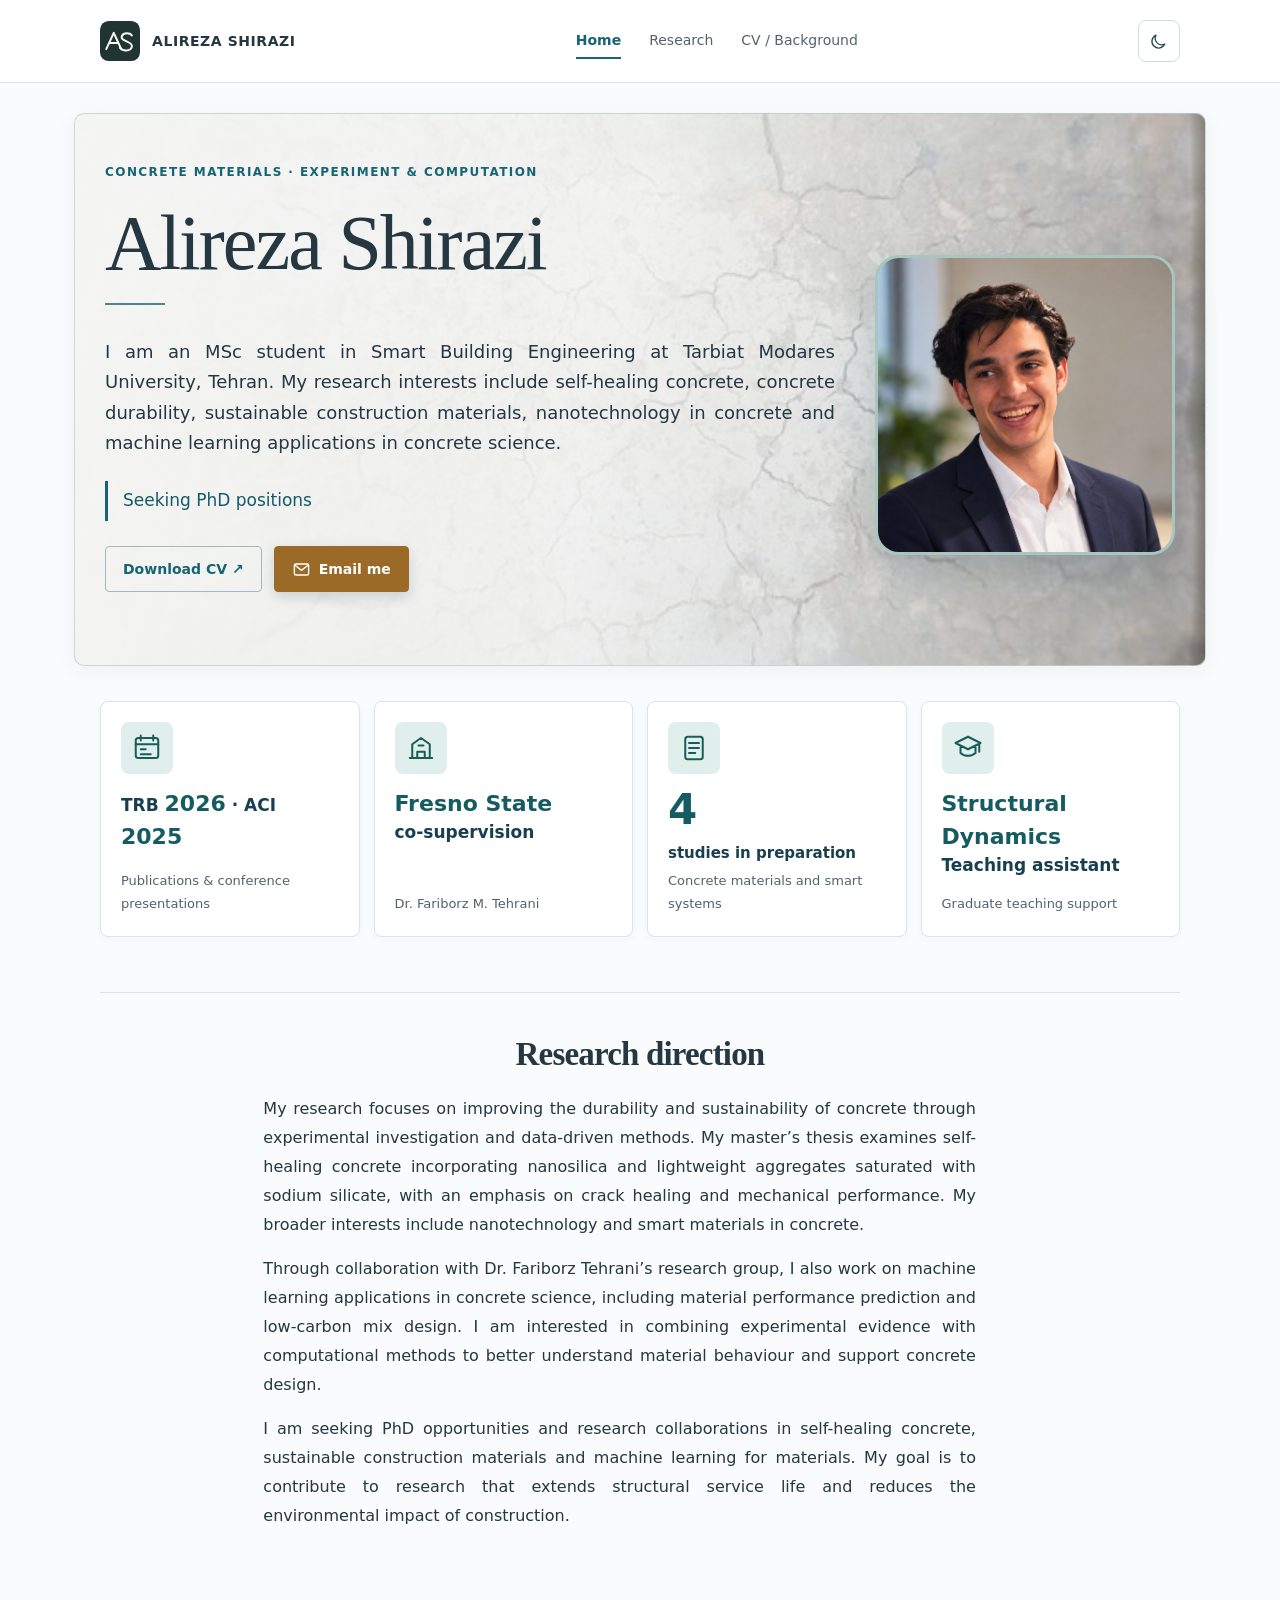
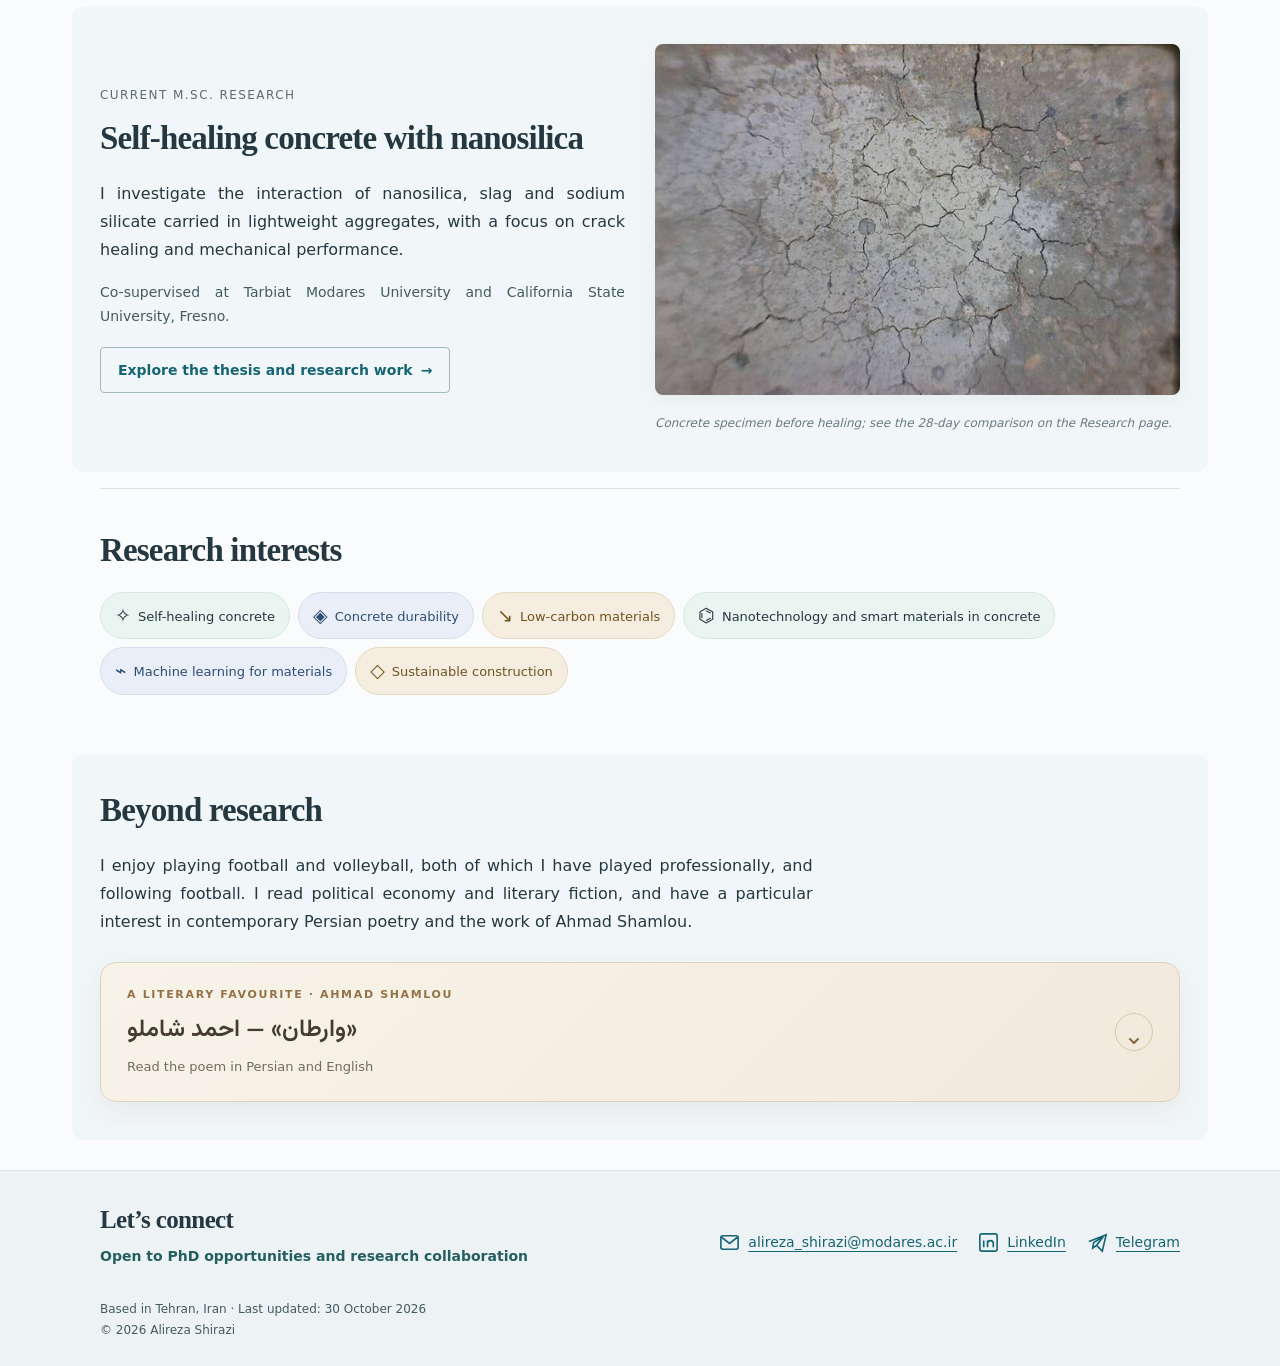
<file: index.html>
<!doctype html><html lang="en"><head><meta charset="utf-8"><meta name="viewport" content="width=device-width,initial-scale=1"><title>Concrete Materials Research | Alireza Shirazi</title><meta name="description" content="Alireza Shirazi, M.Sc. researcher at Tarbiat Modares University, seeking PhD positions, with interests in self-healing concrete, sustainable materials, nanotechnology and machine learning in concrete science."><link rel="canonical" href="https://shirazi-alireza.github.io/index.html"><script src="theme.js"></script><script src="interactions.js?v=24" defer></script><link rel="stylesheet" href="style.css?v=24"><link rel="icon" type="image/svg+xml" href="logo.svg"><meta property="og:type" content="website"><meta property="og:title" content="Concrete Materials Research | Alireza Shirazi"><meta property="og:description" content="Alireza Shirazi, M.Sc. researcher at Tarbiat Modares University, seeking PhD positions, with interests in self-healing concrete, sustainable materials, nanotechnology and machine learning in concrete science."><meta property="og:url" content="https://shirazi-alireza.github.io/index.html"><meta property="og:image" content="https://shirazi-alireza.github.io/social-preview.jpg"><meta property="og:image:width" content="1200"><meta property="og:image:height" content="630"><meta property="og:image:alt" content="Alireza Shirazi — concrete materials research"><meta name="twitter:card" content="summary_large_image"></head><body><a class="skip" href="#main">Skip to content</a><header><div class="wrap"><nav aria-label="Main navigation"><a href="index.html" class="brand"><img src="logo.svg" alt="AS monogram" width="40" height="40"><span>ALIREZA SHIRAZI</span></a><div class="navlinks"><a href="index.html" aria-current="page">Home</a><a href="research.html">Research</a><a href="background.html">CV / Background</a></div><button type="button" class="theme-toggle" aria-label="Switch to dark mode" aria-pressed="false" title="Switch to dark mode"><svg class="moon" viewBox="0 0 24 24" fill="none" stroke="currentColor" stroke-width="1.7" stroke-linecap="round" stroke-linejoin="round" aria-hidden="true"><path d="M20 15.2A8.3 8.3 0 0 1 8.8 4 8.5 8.5 0 1 0 20 15.2Z"/></svg><svg class="sun" viewBox="0 0 24 24" fill="none" stroke="currentColor" stroke-width="1.7" stroke-linecap="round" aria-hidden="true"><circle cx="12" cy="12" r="4"/><path d="M12 2v2m0 16v2M2 12h2m16 0h2M5 5l1.4 1.4m11.2 11.2L19 19M19 5l-1.4 1.4M6.4 17.6 5 19"/></svg></button></nav></div></header><main id="main" class="wrap"><div class="hero"><div><p class="eyebrow">Concrete materials · Experiment & computation</p><h1>Alireza Shirazi</h1><p class="intro">I am an MSc student in Smart Building Engineering at Tarbiat Modares University, Tehran. My research interests include self-healing concrete, concrete durability, sustainable construction materials, nanotechnology in concrete and machine learning applications in concrete science.</p><p class="goal">Seeking PhD positions</p><div class="actions"><a class="button" href="Alireza-Shirazi-CV.pdf">Download CV ↗</a><a class="button primary" href="https://mail.google.com/mail/?view=cm&amp;fs=1&amp;to=alireza_shirazi%40modares.ac.ir"><svg class="icon" viewBox="0 0 24 24" fill="none" stroke="currentColor" stroke-width="1.7" aria-hidden="true"><rect x="3" y="5" width="18" height="14" rx="2"/><path d="m3 6 9 7 9-7"/></svg>Email me</a></div></div><img src="portrait-new.jpg" width="230" height="230" alt="Portrait of Alireza Shirazi"></div><div class="highlights" aria-label="Academic highlights"><div class="highlight"><span class="highlight-icon" aria-hidden="true"><svg viewBox="0 0 24 24" fill="none" stroke="currentColor" stroke-width="1.6" stroke-linecap="round" stroke-linejoin="round"><rect x="3" y="4" width="18" height="16" rx="2"/><path d="M7 2v4m10-4v4M3 9h18M7 13h4m-4 4h8"/></svg></span><strong>TRB <span class="metric">2026</span> · ACI <span class="metric">2025</span></strong>Publications & conference presentations</div><div class="highlight"><span class="highlight-icon" aria-hidden="true"><svg viewBox="0 0 24 24" fill="none" stroke="currentColor" stroke-width="1.6" stroke-linecap="round" stroke-linejoin="round"><path d="M3 20h18M5 20V9l7-5 7 5v11M9 20v-5h6v5M10 10h4"/></svg></span><strong><span class="metric-label">Fresno State</span><br>co-supervision</strong>Dr. Fariborz M. Tehrani</div><div class="highlight"><span class="highlight-icon" aria-hidden="true"><svg viewBox="0 0 24 24" fill="none" stroke="currentColor" stroke-width="1.6" stroke-linecap="round" stroke-linejoin="round"><rect x="5" y="3" width="14" height="18" rx="2"/><path d="M8 8h8M8 12h8M8 16h5"/></svg></span><strong><span class="figure-number">4</span><span class="metric-caption">studies in preparation</span></strong>Concrete materials and smart systems</div><div class="highlight"><span class="highlight-icon" aria-hidden="true"><svg viewBox="0 0 24 24" fill="none" stroke="currentColor" stroke-width="1.6" stroke-linecap="round" stroke-linejoin="round"><path d="M2 8l10-5 10 5-10 5L2 8Zm4 3v5c3 3 9 3 12 0v-5m3-2v6"/></svg></span><strong><span class="metric-label">Structural Dynamics</span><br>Teaching assistant</strong>Graduate teaching support</div></div><section class="section"><h2>Research direction</h2><div class="story-layout story-layout-text"><div class="story"><p>My research focuses on improving the durability and sustainability of concrete through experimental investigation and data-driven methods. My master’s thesis examines self-healing concrete incorporating nanosilica and lightweight aggregates saturated with sodium silicate, with an emphasis on crack healing and mechanical performance. My broader interests include nanotechnology and smart materials in concrete.</p><p>Through collaboration with Dr. Fariborz Tehrani’s research group, I also work on machine learning applications in concrete science, including material performance prediction and low-carbon mix design. I am interested in combining experimental evidence with computational methods to better understand material behaviour and support concrete design.</p><p>I am seeking PhD opportunities and research collaborations in self-healing concrete, sustainable construction materials and machine learning for materials. My goal is to contribute to research that extends structural service life and reduces the environmental impact of construction.</p></div></div></section><section class="section"><div class="lab-feature"><div><p class="mini-title">Current M.Sc. research</p><h2>Self-healing concrete with nanosilica</h2><p class="read">I investigate the interaction of nanosilica, slag and sodium silicate carried in lightweight aggregates, with a focus on crack healing and mechanical performance.</p><p class="meta">Co-supervised at Tarbiat Modares University and California State University, Fresno.</p><a class="button" href="research.html">Explore the thesis and research work <span aria-hidden="true">→</span></a></div><figure style="margin:0"><img src="lab-01.jpg" alt="Close-up photograph of a concrete specimen showing a network of surface cracks" width="618" height="414"><figcaption class="note">Concrete specimen before healing; see the 28-day comparison on the Research page.</figcaption></figure></div></section><section class="section"><h2>Research interests</h2><div class="tags"><span class="tag"><span aria-hidden="true" class="interest-icon">✧</span>Self-healing concrete</span><span class="tag"><span aria-hidden="true" class="interest-icon">◈</span>Concrete durability</span><span class="tag"><span aria-hidden="true" class="interest-icon">↘</span>Low-carbon materials</span><span class="tag"><span aria-hidden="true" class="interest-icon">⌬</span>Nanotechnology and smart materials in concrete</span><span class="tag"><span aria-hidden="true" class="interest-icon">⌁</span>Machine learning for materials</span><span class="tag"><span aria-hidden="true" class="interest-icon">◇</span>Sustainable construction</span></div></section><section class="section"><div class="read"><h2>Beyond research</h2><p>I enjoy playing football and volleyball, both of which I have played professionally, and following football. I read political economy and literary fiction, and have a particular interest in contemporary Persian poetry and the work of Ahmad Shamlou.</p></div><details class="poetry-panel">
  <summary>
    <span class="poetry-kicker">A literary favourite · Ahmad Shamlou</span>
    <span class="poetry-title" lang="fa" dir="rtl">«وارطان» — احمد شاملو</span>
    <span class="poetry-prompt">Read the poem in Persian and English</span>
    <span class="poetry-chevron" aria-hidden="true">⌄</span>
  </summary>
  <div class="poetry-content">
    <div class="poetry-original" lang="fa" dir="rtl">
      <p class="poetry-language">متن فارسی</p>
      <h3>وارطان</h3>
      <p>وارطان! بهار خنده زد و ارغوان شکفت.<br>
      در خانه، زیر پنجره گل داد یاس پیر،<br>
      دست از گمان بدار!<br>
      بودن به از نبود شدن، خاصه در بهار…</p>
      <p>وارطان سخن نگفت،<br>
      سرافراز<br>
      دندان خشم بر جگرِ خسته بست و رفت</p>
      <p>«وارطان! سخن بگو!<br>
      مرغ سکوت، جوجهٔ مرگی فجیع را<br>
      در آشیان به بیضه نشسته‌ست!»</p>
      <p>وارطان سخن نگفت،<br>
      چو خورشید<br>
      از تیرگی برآمد و در خون نشست و رفت</p>
      <p>وارطان سخن نگفت<br>
      وارطان ستاره بود:<br>
      یک دم درین ظلام درخشید و جست و رفت.</p>
      <p>وارطان سخن نگفت<br>
      وارطان بنفشه بود:<br>
      گل داد و<br>
      مژده داد: «زمستان شکست»<br>
      و<br>
      رفت…</p>
    </div>
    <div class="poetry-translation" lang="en">
      <p class="poetry-language">English rendering</p>
      <h3>Vartan</h3>
      <p>Vartan! Spring laughed, and the redbud blossomed.<br>
      In the house, beneath the window, the old jasmine bloomed.<br>
      Let go of your dark suspicion!<br>
      To be is better than not to be, especially in spring…</p>
      <p>Vartan did not speak,<br>
      head held high,<br>
      he bit down on his anger with his weary heart, and went.</p>
      <p>“Vartan! Speak!<br>
      The bird of silence has laid, in its nest,<br>
      the egg of a terrible death!”</p>
      <p>Vartan did not speak;<br>
      like the sun,<br>
      he rose out of darkness, sank into blood, and went.</p>
      <p>Vartan did not speak.<br>
      Vartan was a star:<br>
      for one moment, in this darkness, he shone, then leapt away and went.</p>
      <p>Vartan did not speak.<br>
      Vartan was a violet:<br>
      he blossomed and<br>
      brought the tidings: “Winter is broken”<br>
      and<br>
      went…</p>
    </div>
    <p class="poetry-note">English translation prepared for this website.</p>
  </div>
</details></section></main><footer id="contact"><div class="wrap"><div class="footer-row"><div><h2 style="font-size:25px;margin-bottom:10px">Let’s connect</h2><p class="meta">Open to PhD opportunities and research collaboration</p></div><div class="social"><a href="https://mail.google.com/mail/?view=cm&amp;fs=1&amp;to=alireza_shirazi%40modares.ac.ir"><svg class="icon" viewBox="0 0 24 24" fill="none" stroke="currentColor" stroke-width="1.7" aria-hidden="true"><rect x="3" y="5" width="18" height="14" rx="2"/><path d="m3 6 9 7 9-7"/></svg>alireza_shirazi@modares.ac.ir</a><a href="https://www.linkedin.com/in/alireza-shirazi-584789249/" target="_blank" rel="noopener noreferrer"><svg class="icon" viewBox="0 0 24 24" fill="none" stroke="currentColor" stroke-width="1.7" aria-hidden="true"><rect x="3" y="3" width="18" height="18" rx="2"/><path d="M7 10v7M7 7v.1M11 17v-7m0 3c0-4 6-4 6 0v4"/></svg>LinkedIn</a><a href="https://t.me/aliplusreza" target="_blank" rel="noopener noreferrer"><svg class="icon" viewBox="0 0 24 24" fill="none" stroke="currentColor" stroke-width="1.7" aria-hidden="true"><path d="m3 11 18-7-4 17-6-6-4 3 1-6 10-6-7 9"/></svg>Telegram</a></div></div><p class="small">Based in Tehran, Iran · Last updated: 30 October 2026<br>© 2026 Alireza Shirazi</p></div></footer></body></html>
</file>
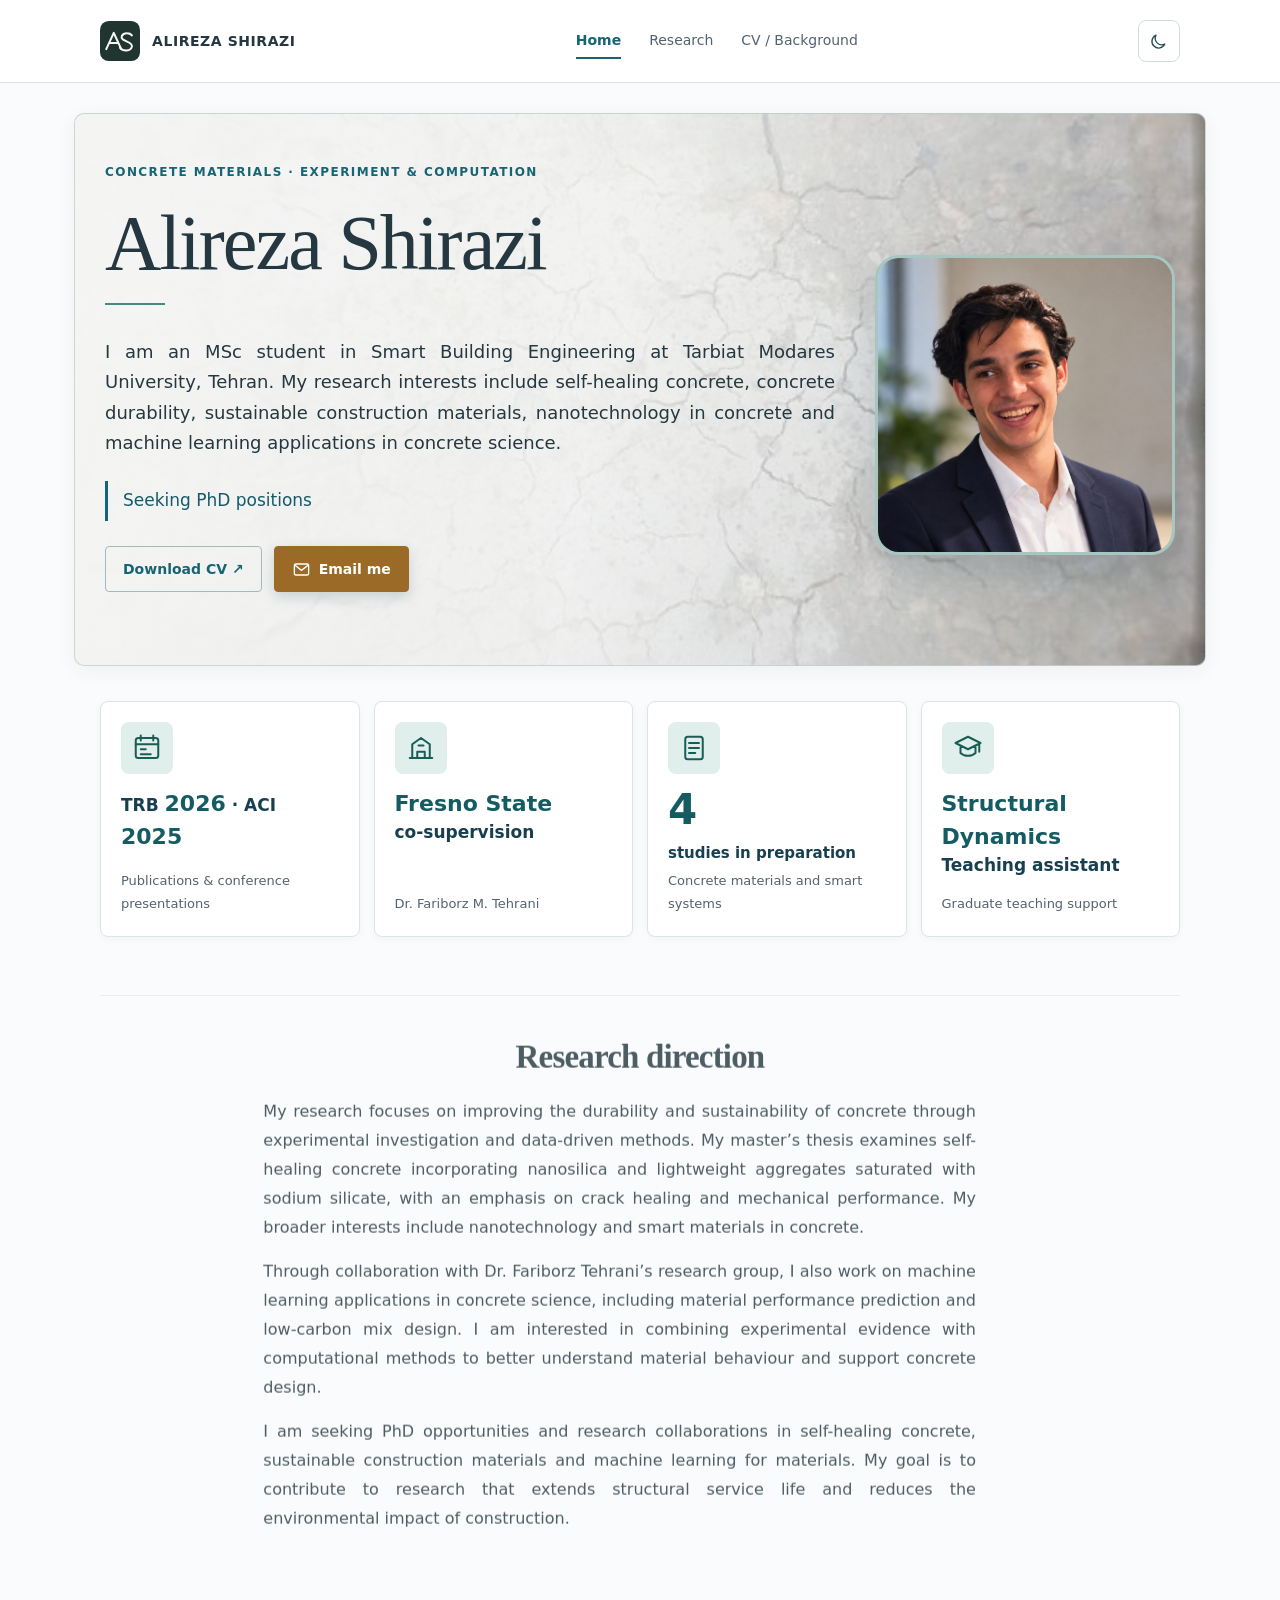
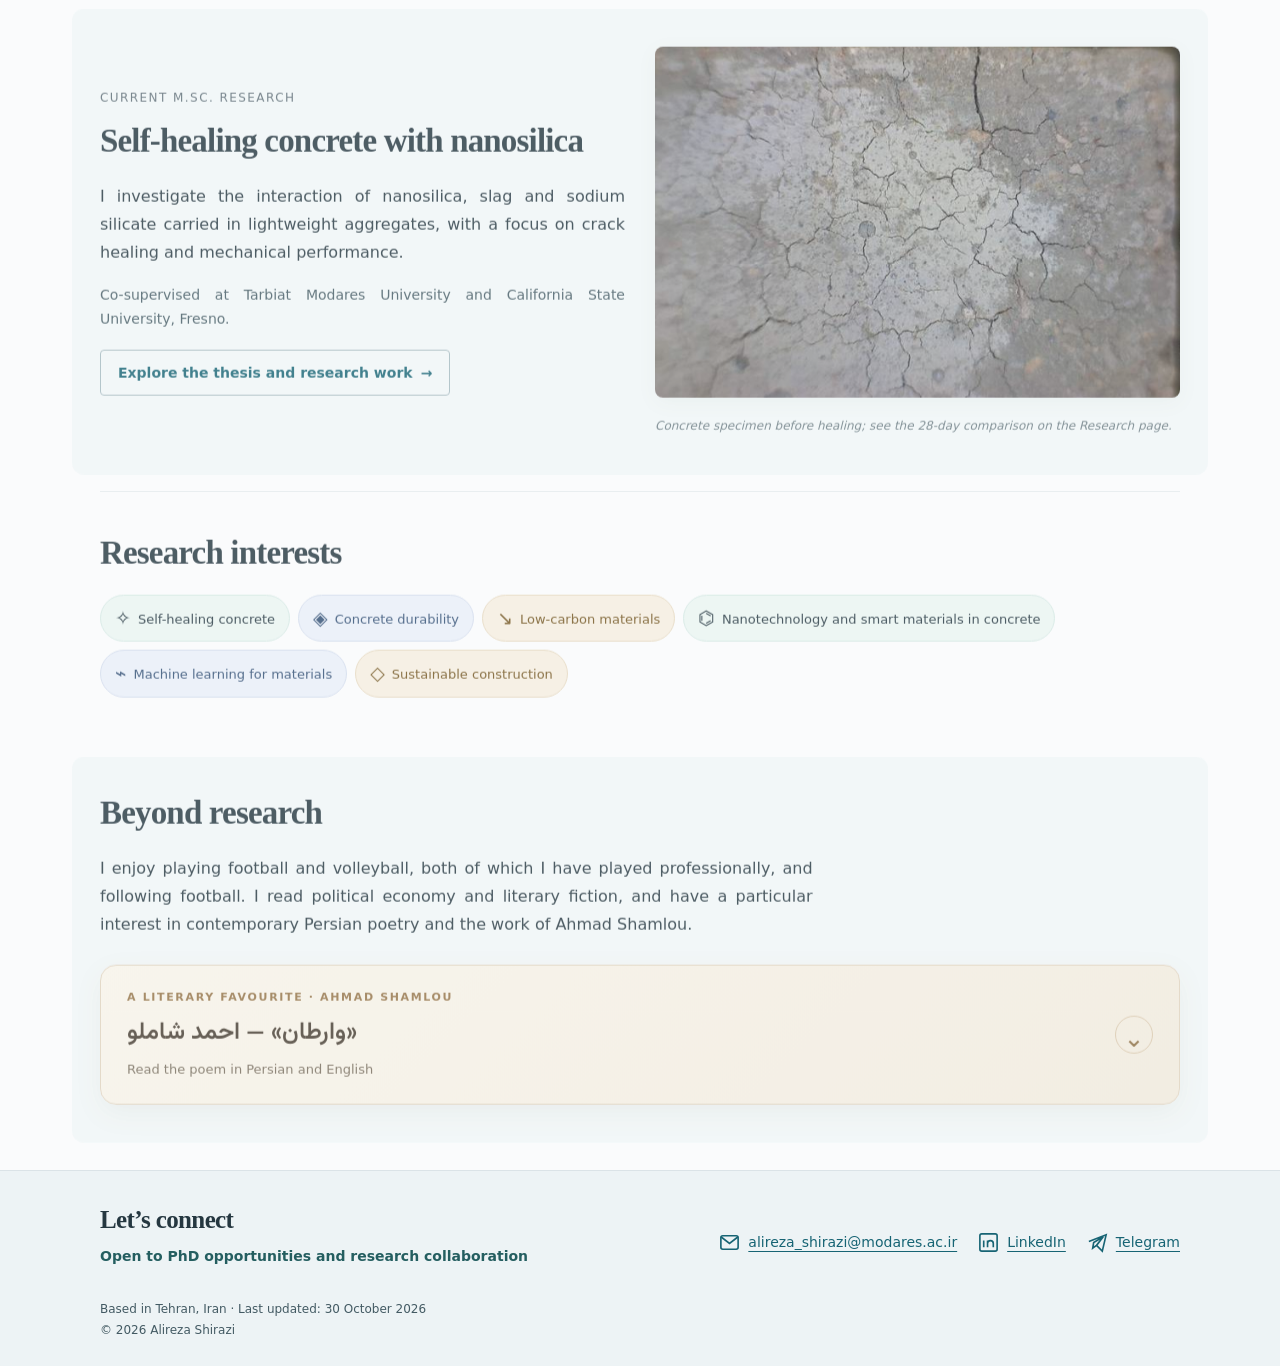
<file: about.html>
<!doctype html><html lang="en"><head><meta charset="utf-8"><meta http-equiv="refresh" content="0;url=index.html"><title>Page moved | Alireza Shirazi</title><meta name="robots" content="noindex"></head><body><p><a href="index.html">Continue to the updated website</a></p></body></html>
</file>
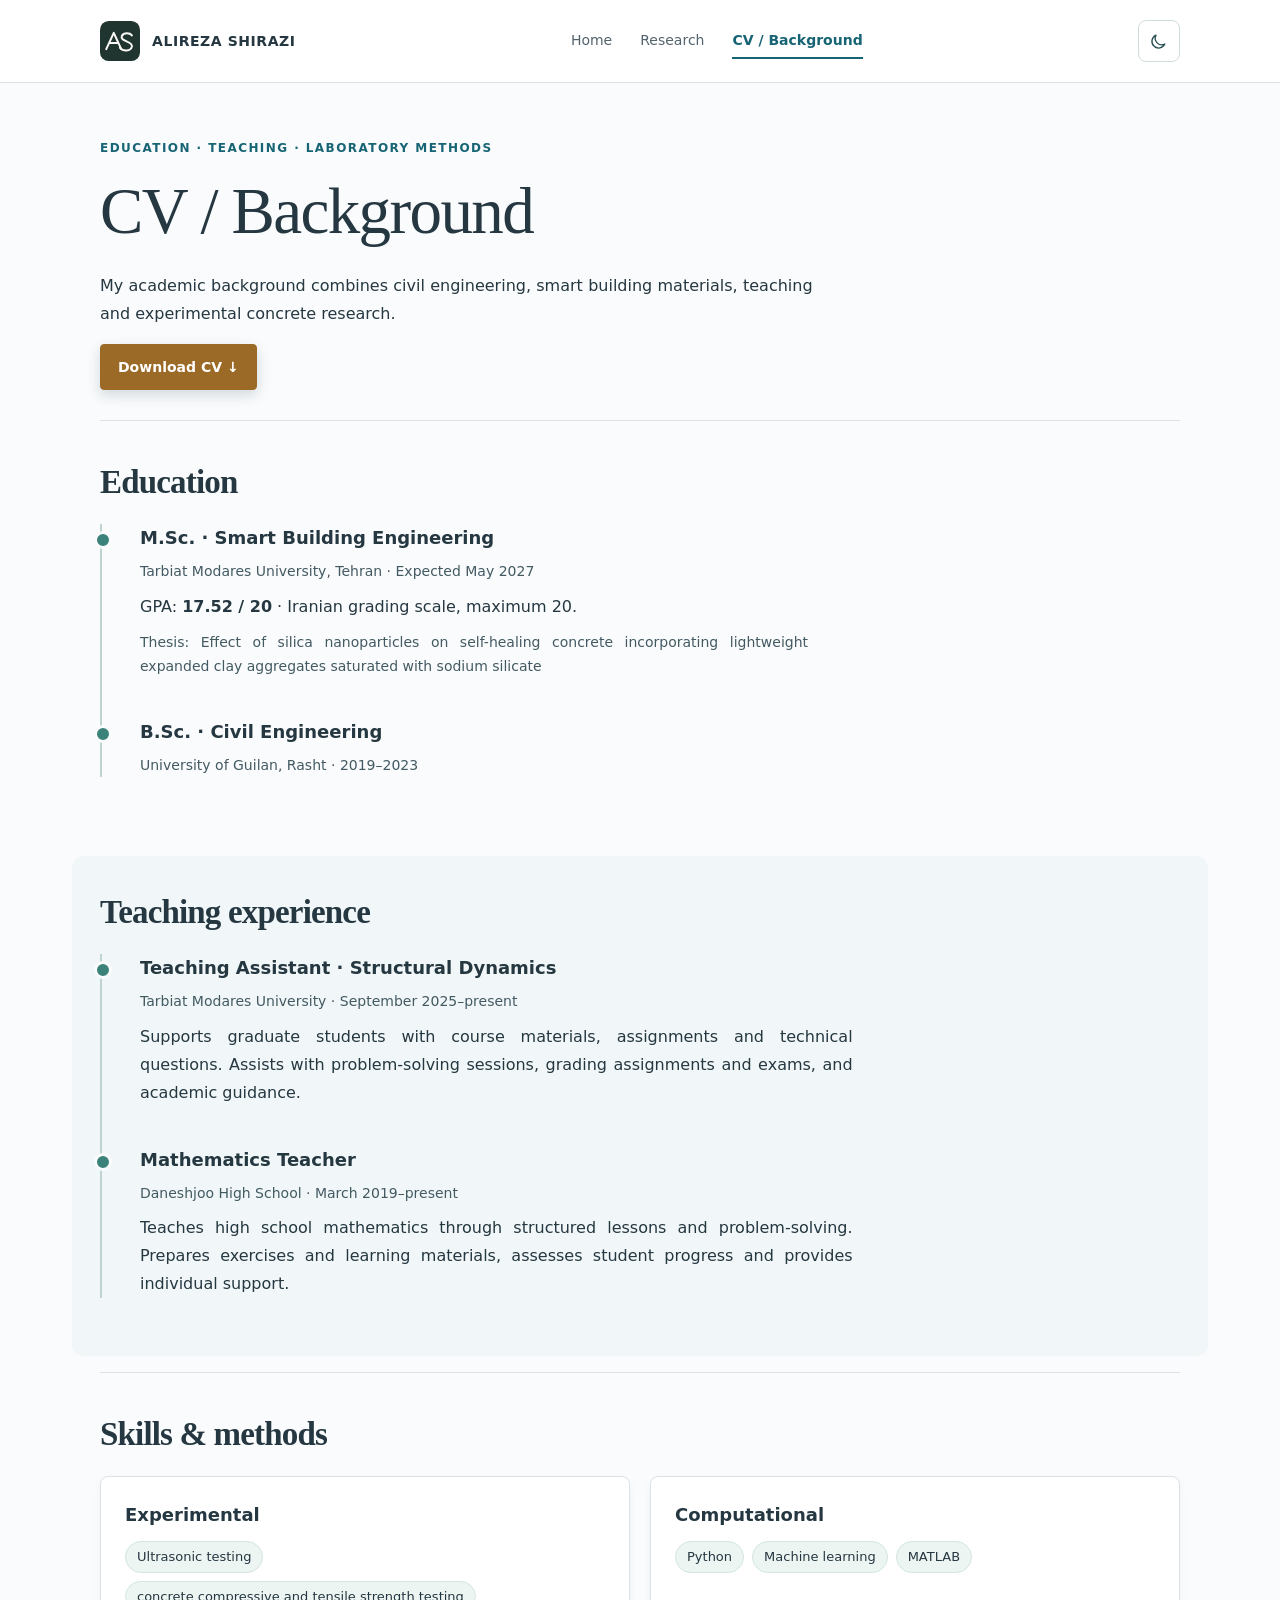
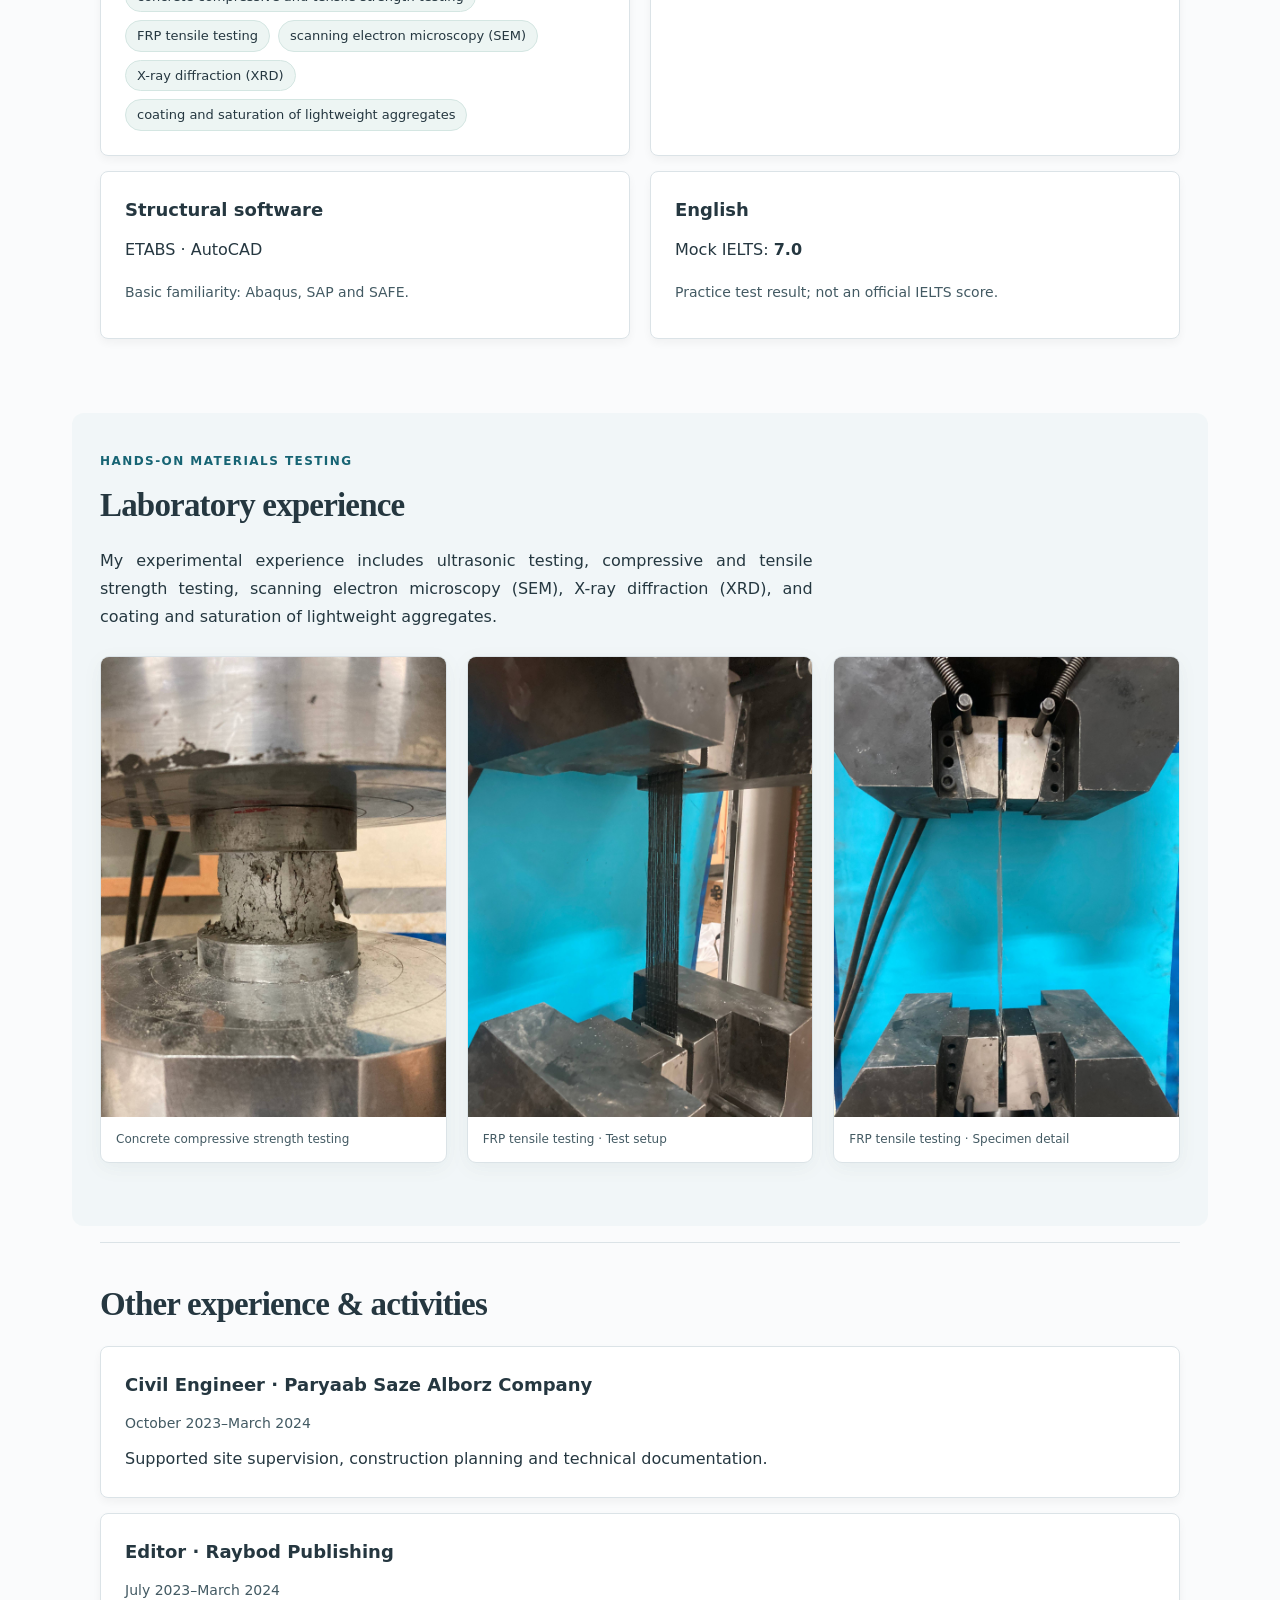
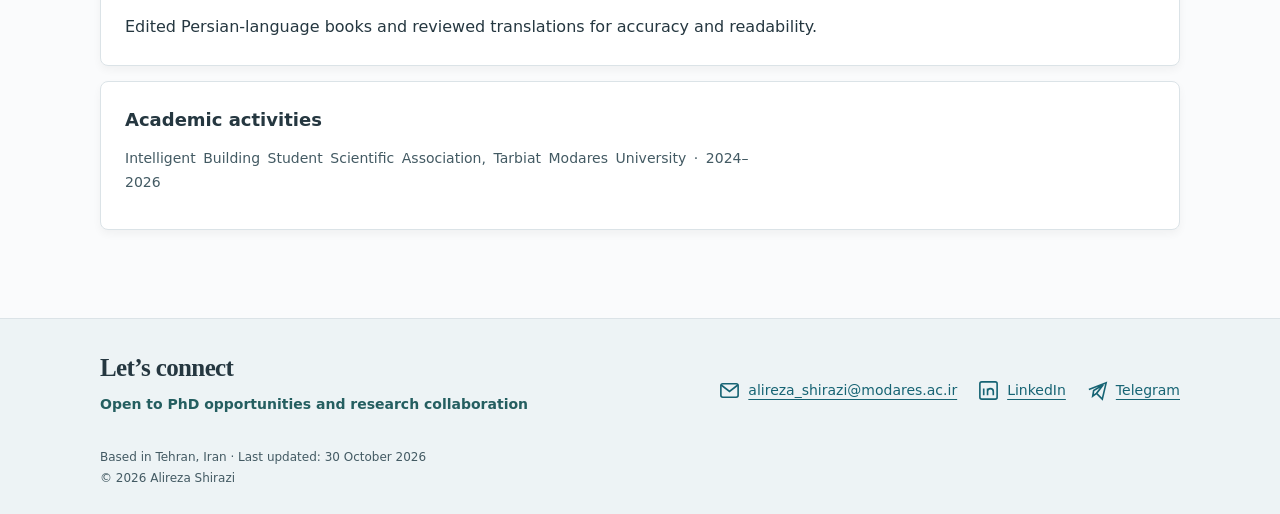
<file: background.html>
<!doctype html><html lang="en"><head><meta charset="utf-8"><meta name="viewport" content="width=device-width,initial-scale=1"><title>Education, Experience & Skills | Alireza Shirazi</title><meta name="description" content="Education, graduate teaching, laboratory testing, computational skills and professional experience of Alireza Shirazi. Includes a downloadable academic CV."><link rel="canonical" href="https://shirazi-alireza.github.io/background.html"><script src="theme.js"></script><script src="interactions.js?v=24" defer></script><link rel="stylesheet" href="style.css?v=24"><link rel="icon" type="image/svg+xml" href="logo.svg"><meta property="og:type" content="website"><meta property="og:title" content="Education, Experience &amp; Skills | Alireza Shirazi"><meta property="og:description" content="Education, graduate teaching, laboratory testing, computational skills and professional experience of Alireza Shirazi. Includes a downloadable academic CV."><meta property="og:url" content="https://shirazi-alireza.github.io/background.html"><meta property="og:image" content="https://shirazi-alireza.github.io/social-preview.jpg"><meta property="og:image:width" content="1200"><meta property="og:image:height" content="630"><meta property="og:image:alt" content="Alireza Shirazi — concrete materials research"><meta name="twitter:card" content="summary_large_image"></head><body><a class="skip" href="#main">Skip to content</a><header><div class="wrap"><nav aria-label="Main navigation"><a href="index.html" class="brand"><img src="logo.svg" alt="AS monogram" width="40" height="40"><span>ALIREZA SHIRAZI</span></a><div class="navlinks"><a href="index.html">Home</a><a href="research.html">Research</a><a href="background.html" aria-current="page">CV / Background</a></div><button type="button" class="theme-toggle" aria-label="Switch to dark mode" aria-pressed="false" title="Switch to dark mode"><svg class="moon" viewBox="0 0 24 24" fill="none" stroke="currentColor" stroke-width="1.7" stroke-linecap="round" stroke-linejoin="round" aria-hidden="true"><path d="M20 15.2A8.3 8.3 0 0 1 8.8 4 8.5 8.5 0 1 0 20 15.2Z"/></svg><svg class="sun" viewBox="0 0 24 24" fill="none" stroke="currentColor" stroke-width="1.7" stroke-linecap="round" aria-hidden="true"><circle cx="12" cy="12" r="4"/><path d="M12 2v2m0 16v2M2 12h2m16 0h2M5 5l1.4 1.4m11.2 11.2L19 19M19 5l-1.4 1.4M6.4 17.6 5 19"/></svg></button></nav></div></header><main id="main" class="wrap"><div class="section-top"><p class="eyebrow">Education · Teaching · Laboratory methods</p><h1>CV / Background</h1><p class="read">My academic background combines civil engineering, smart building materials, teaching and experimental concrete research.</p><a class="button primary" href="Alireza-Shirazi-CV.pdf">Download CV ↓</a></div><section class="section"><h2>Education</h2><div class="timeline"><article class="timeline-entry"><h3>M.Sc. · Smart Building Engineering</h3><p class="meta">Tarbiat Modares University, Tehran · Expected May 2027</p><p>GPA: <strong>17.52 / 20</strong> · Iranian grading scale, maximum 20.</p><p class="meta">Thesis: Effect of silica nanoparticles on self-healing concrete incorporating lightweight expanded clay aggregates saturated with sodium silicate</p></article><article class="timeline-entry"><h3>B.Sc. · Civil Engineering</h3><p class="meta">University of Guilan, Rasht · 2019–2023</p></article></div></section><section class="section"><h2>Teaching experience</h2><div class="timeline"><article class="timeline-entry"><h3>Teaching Assistant · Structural Dynamics</h3><p class="meta">Tarbiat Modares University · September 2025–present</p><p class="read">Supports graduate students with course materials, assignments and technical questions. Assists with problem-solving sessions, grading assignments and exams, and academic guidance.</p></article><article class="timeline-entry"><h3>Mathematics Teacher</h3><p class="meta">Daneshjoo High School · March 2019–present</p><p class="read">Teaches high school mathematics through structured lessons and problem-solving. Prepares exercises and learning materials, assesses student progress and provides individual support.</p></article></div></section><section class="section"><h2>Skills & methods</h2><div class="skills"><article class="card"><h3>Experimental</h3><ul class="skill-chips"><li>Ultrasonic testing</li><li>concrete compressive and tensile strength testing</li><li>FRP tensile testing</li><li>scanning electron microscopy (SEM)</li><li>X-ray diffraction (XRD)</li><li>coating and saturation of lightweight aggregates</li></ul></article><article class="card"><h3>Computational</h3><ul class="skill-chips"><li>Python</li><li>Machine learning</li><li>MATLAB</li></ul></article><article class="card"><h3>Structural software</h3><p>ETABS · AutoCAD</p><p class="meta">Basic familiarity: Abaqus, SAP and SAFE.</p></article><article class="card"><h3>English</h3><p>Mock IELTS: <strong>7.0</strong></p><p class="meta">Practice test result; not an official IELTS score.</p></article></div></section><section class="section" id="laboratory-experience"><p class="eyebrow">Hands-on materials testing</p><h2>Laboratory experience</h2><p class="read">My experimental experience includes ultrasonic testing, compressive and tensile strength testing, scanning electron microscopy (SEM), X-ray diffraction (XRD), and coating and saturation of lightweight aggregates.</p><div class="experience-gallery"><figure><a href="concrete-compression.jpg" target="_blank" rel="noopener noreferrer" aria-label="View full-size image: Concrete compressive strength testing"><img src="concrete-compression.jpg" alt="Concrete specimen between the loading platens of a compression testing machine" width="1368" height="1824" loading="lazy"></a><figcaption>Concrete compressive strength testing</figcaption></figure><figure><a href="frp-tensile-setup.jpg" target="_blank" rel="noopener noreferrer" aria-label="View full-size image: FRP tensile testing · Test setup"><img src="frp-tensile-setup.jpg" alt="FRP strip secured between the grips of a tensile testing machine" width="1368" height="1824" loading="lazy"></a><figcaption>FRP tensile testing · Test setup</figcaption></figure><figure><a href="frp-tensile-detail.jpg" target="_blank" rel="noopener noreferrer" aria-label="View full-size image: FRP tensile testing · Specimen detail"><img src="frp-tensile-detail.jpg" alt="Detail of an FRP strip specimen held in tensile testing machine grips" width="1368" height="1824" loading="lazy"></a><figcaption>FRP tensile testing · Specimen detail</figcaption></figure></div></section><section class="section"><h2>Other experience & activities</h2><article class="card compact"><h3>Civil Engineer · Paryaab Saze Alborz Company</h3><p class="meta">October 2023–March 2024</p><p>Supported site supervision, construction planning and technical documentation.</p></article><article class="card compact"><h3>Editor · Raybod Publishing</h3><p class="meta">July 2023–March 2024</p><p>Edited Persian-language books and reviewed translations for accuracy and readability.</p></article><article class="card"><h3>Academic activities</h3><p class="meta">Intelligent Building Student Scientific Association, Tarbiat Modares University · 2024–2026</p></article></section></main><footer id="contact"><div class="wrap"><div class="footer-row"><div><h2 style="font-size:25px;margin-bottom:10px">Let’s connect</h2><p class="meta">Open to PhD opportunities and research collaboration</p></div><div class="social"><a href="https://mail.google.com/mail/?view=cm&amp;fs=1&amp;to=alireza_shirazi%40modares.ac.ir"><svg class="icon" viewBox="0 0 24 24" fill="none" stroke="currentColor" stroke-width="1.7" aria-hidden="true"><rect x="3" y="5" width="18" height="14" rx="2"/><path d="m3 6 9 7 9-7"/></svg>alireza_shirazi@modares.ac.ir</a><a href="https://www.linkedin.com/in/alireza-shirazi-584789249/" target="_blank" rel="noopener noreferrer"><svg class="icon" viewBox="0 0 24 24" fill="none" stroke="currentColor" stroke-width="1.7" aria-hidden="true"><rect x="3" y="3" width="18" height="18" rx="2"/><path d="M7 10v7M7 7v.1M11 17v-7m0 3c0-4 6-4 6 0v4"/></svg>LinkedIn</a><a href="https://t.me/aliplusreza" target="_blank" rel="noopener noreferrer"><svg class="icon" viewBox="0 0 24 24" fill="none" stroke="currentColor" stroke-width="1.7" aria-hidden="true"><path d="m3 11 18-7-4 17-6-6-4 3 1-6 10-6-7 9"/></svg>Telegram</a></div></div><p class="small">Based in Tehran, Iran · Last updated: 30 October 2026<br>© 2026 Alireza Shirazi</p></div></footer></body></html>
</file>
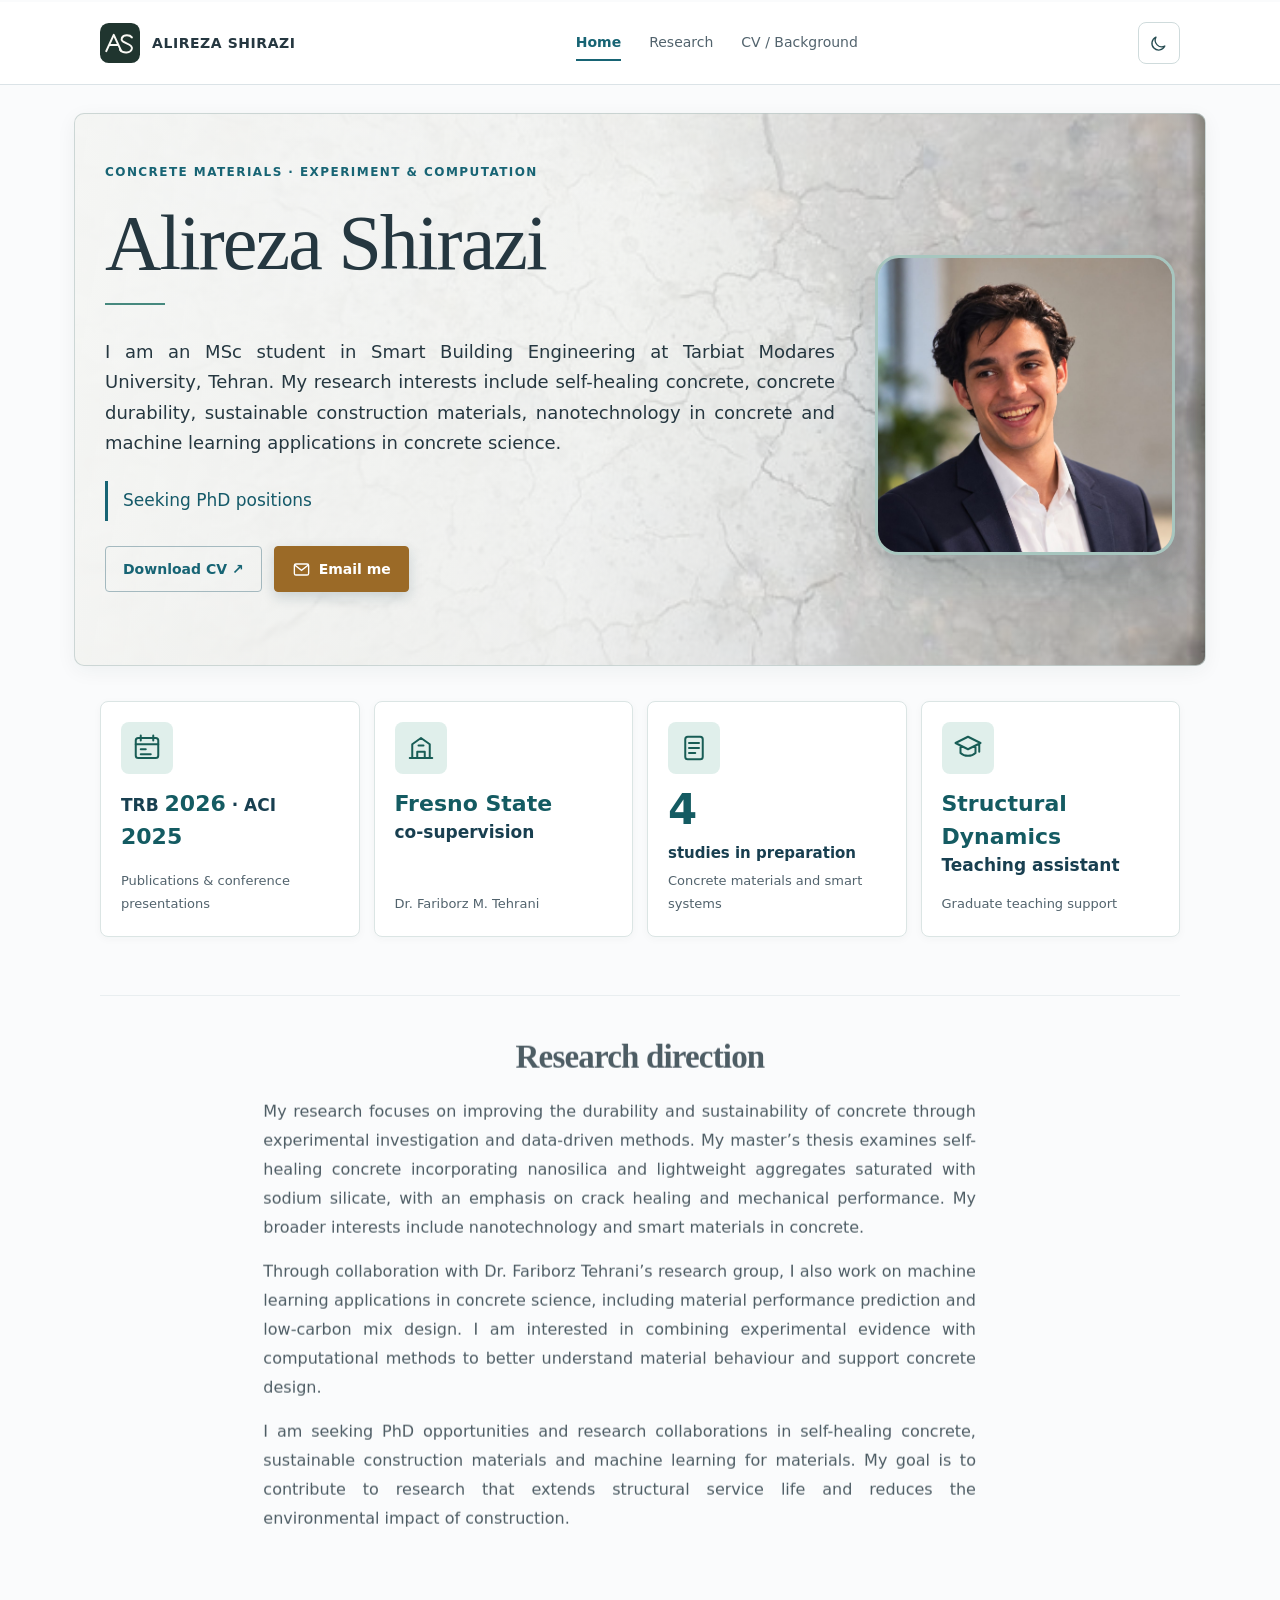
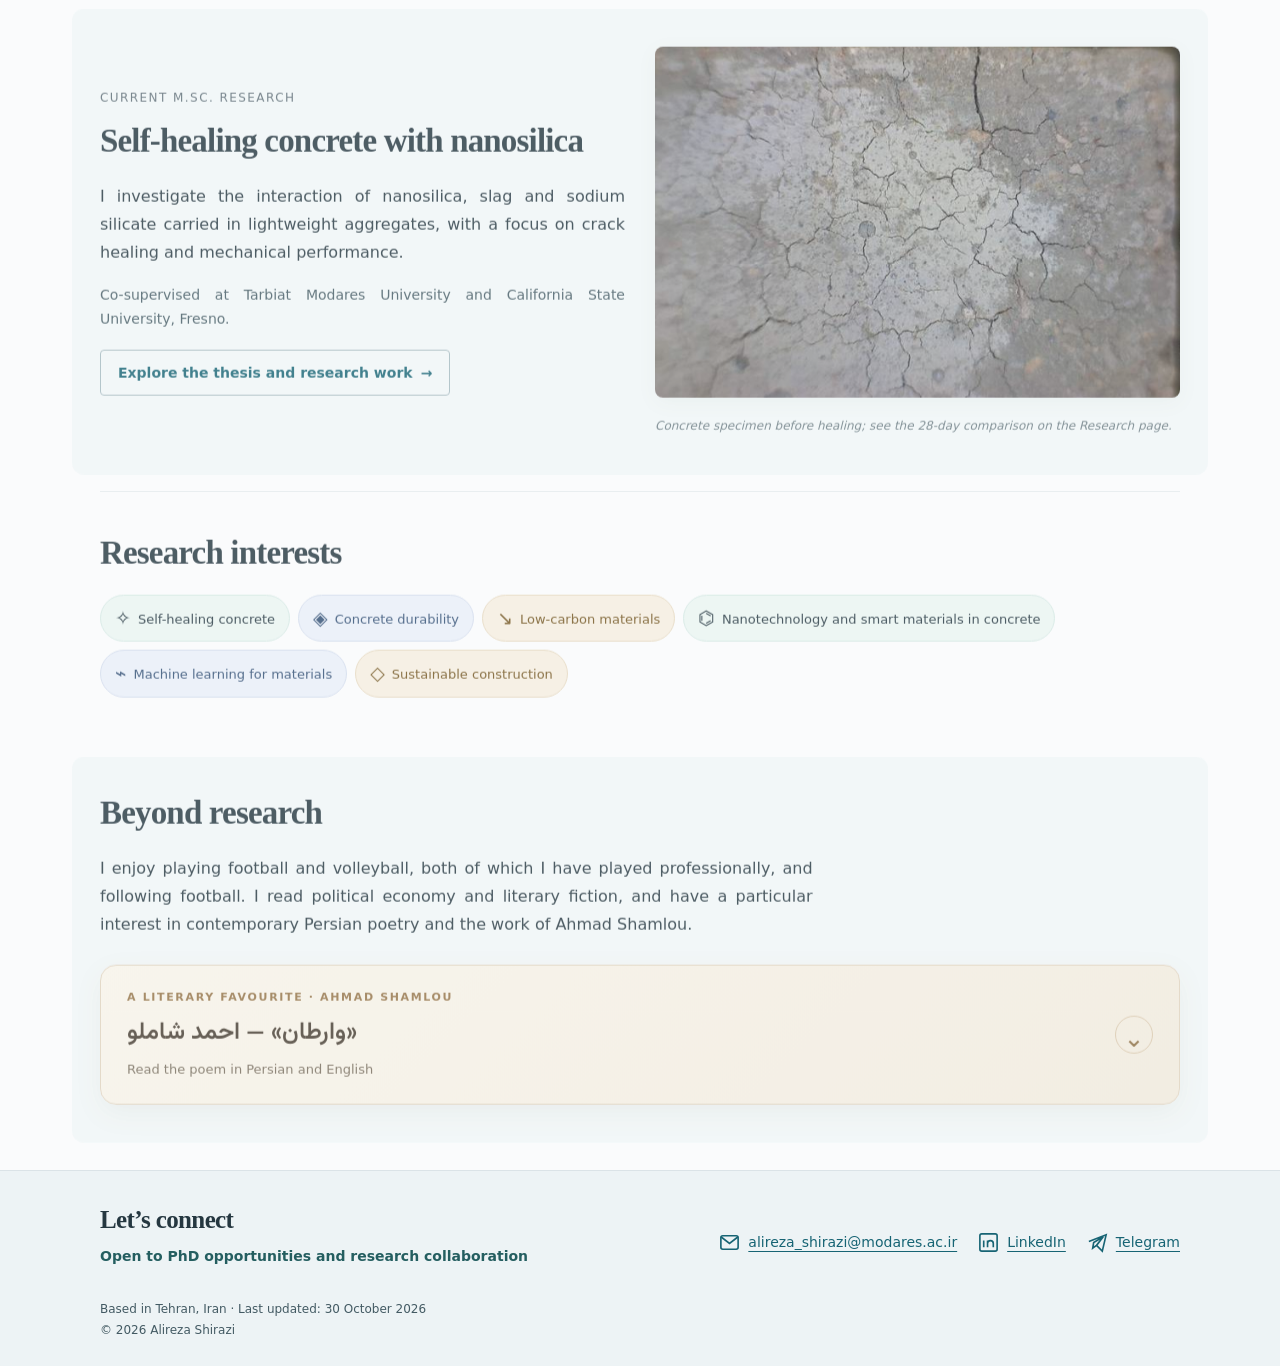
<file: collaboration.html>
<!doctype html><html lang="en"><head><meta charset="utf-8"><meta http-equiv="refresh" content="0;url=index.html#contact"><title>Page moved | Alireza Shirazi</title><meta name="robots" content="noindex"></head><body><p><a href="index.html#contact">Continue to the updated website</a></p></body></html>
</file>
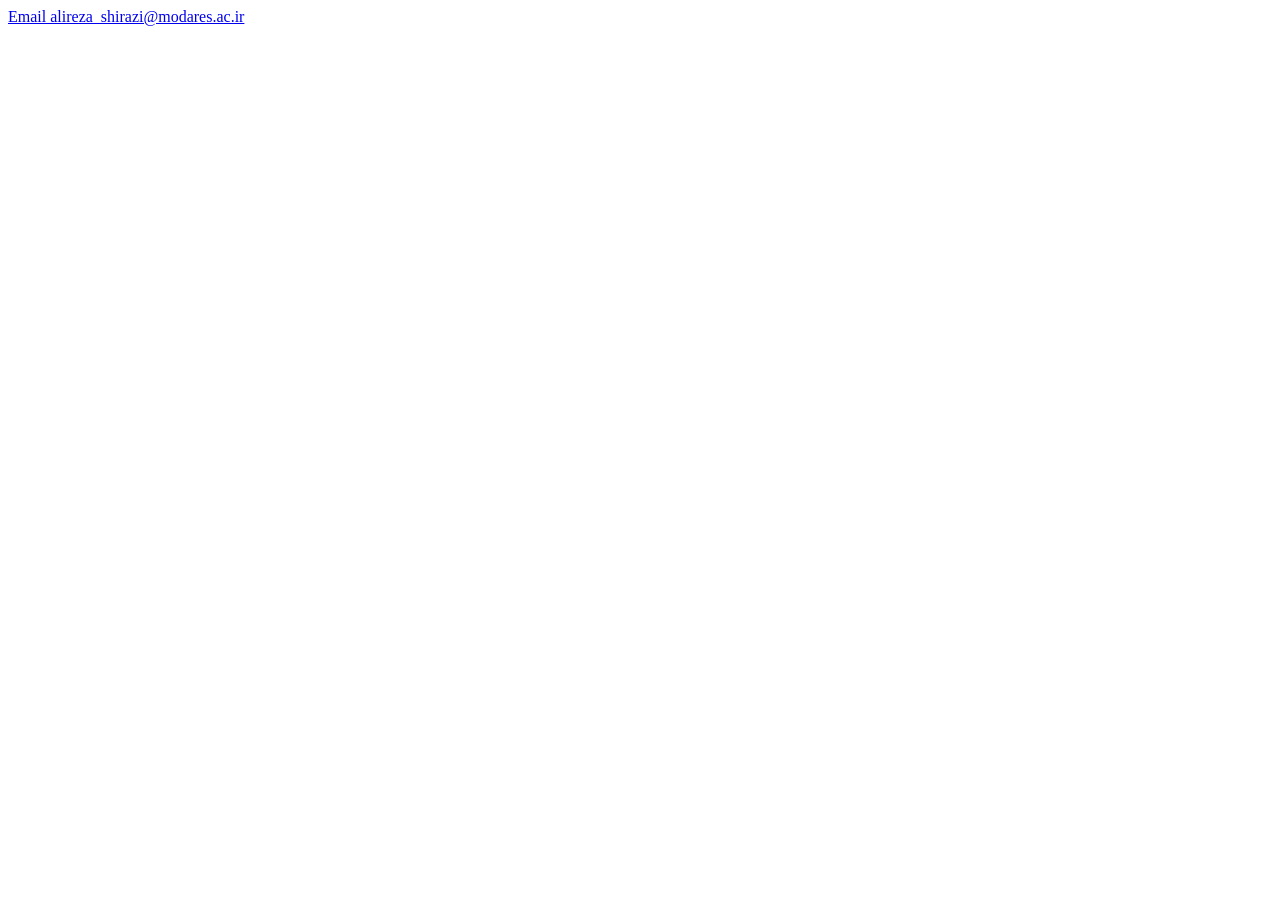
<file: email.html>
<!doctype html><html lang="en"><head><meta charset="utf-8"><title>Email Alireza Shirazi</title><meta name="robots" content="noindex"></head><body><a href="https://mail.google.com/mail/?view=cm&amp;fs=1&amp;to=alireza_shirazi%40modares.ac.ir">Email alireza_shirazi@modares.ac.ir</a></body></html>
</file>
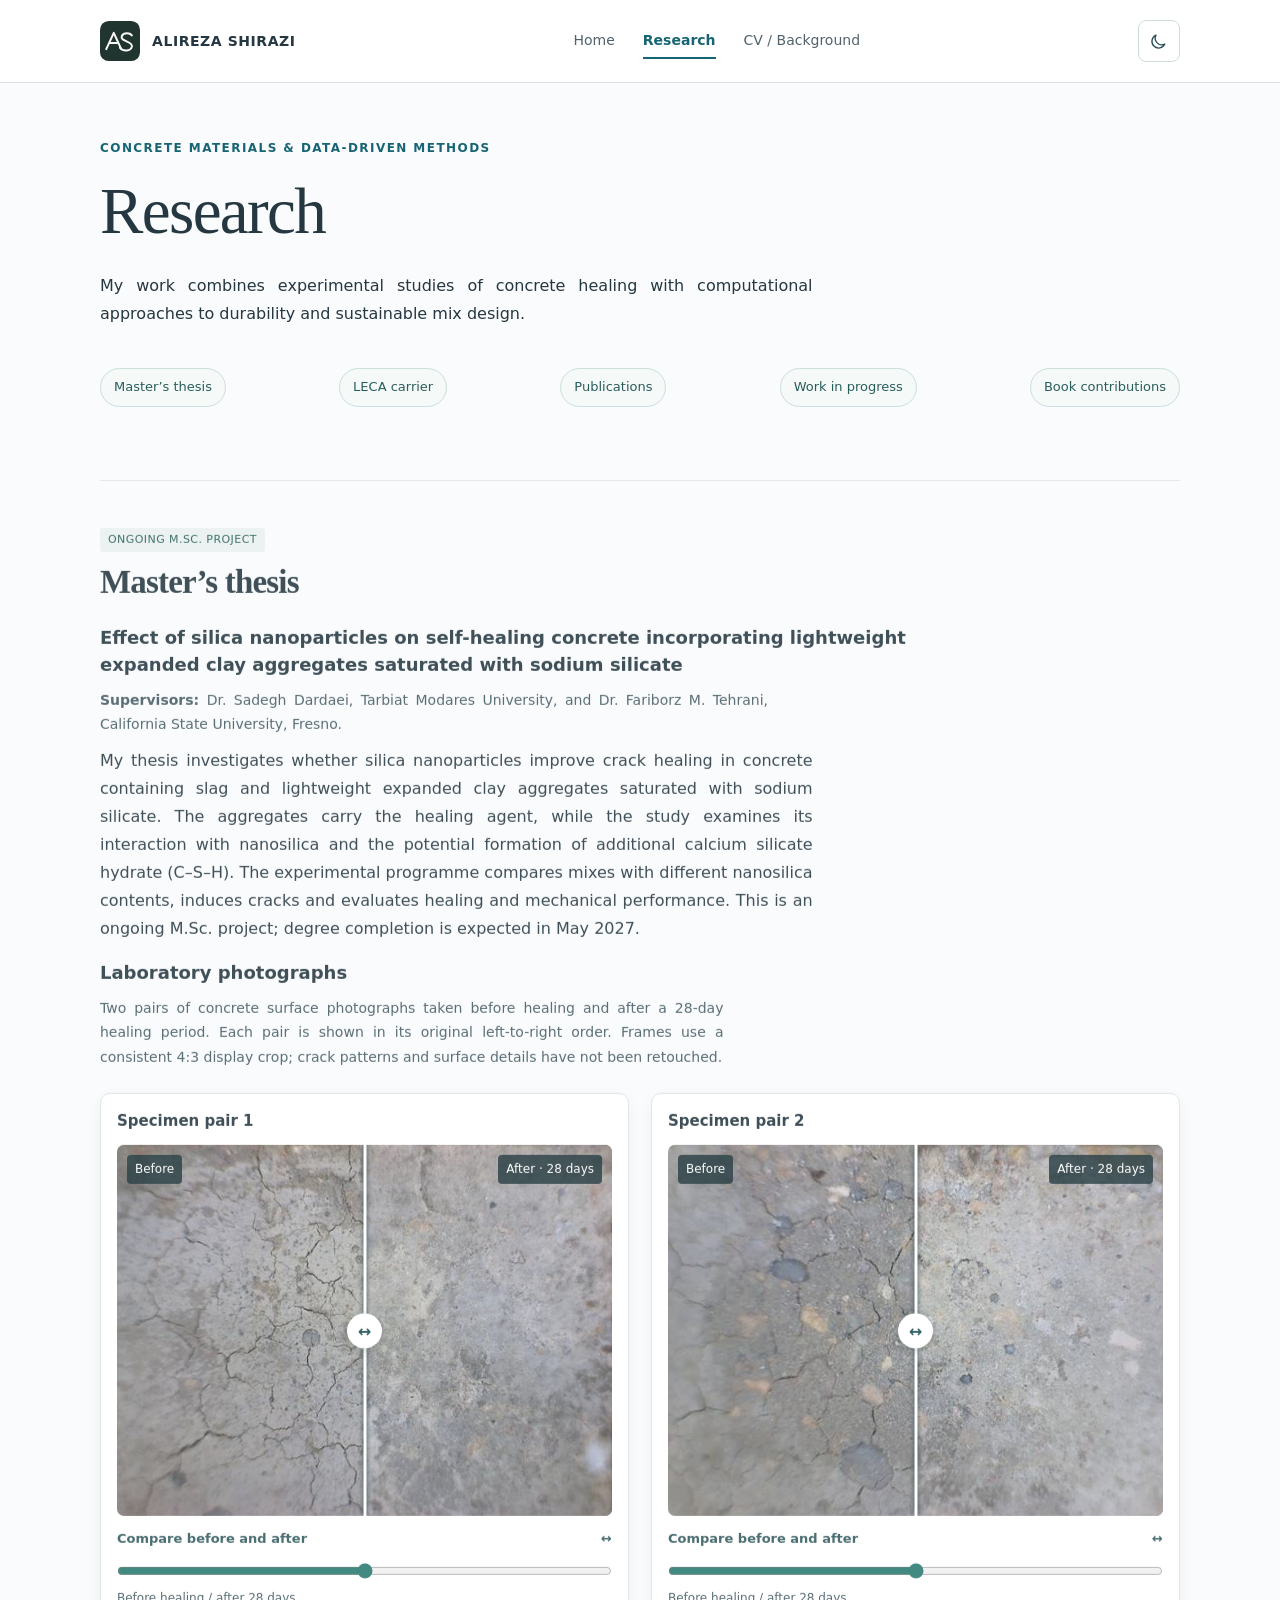
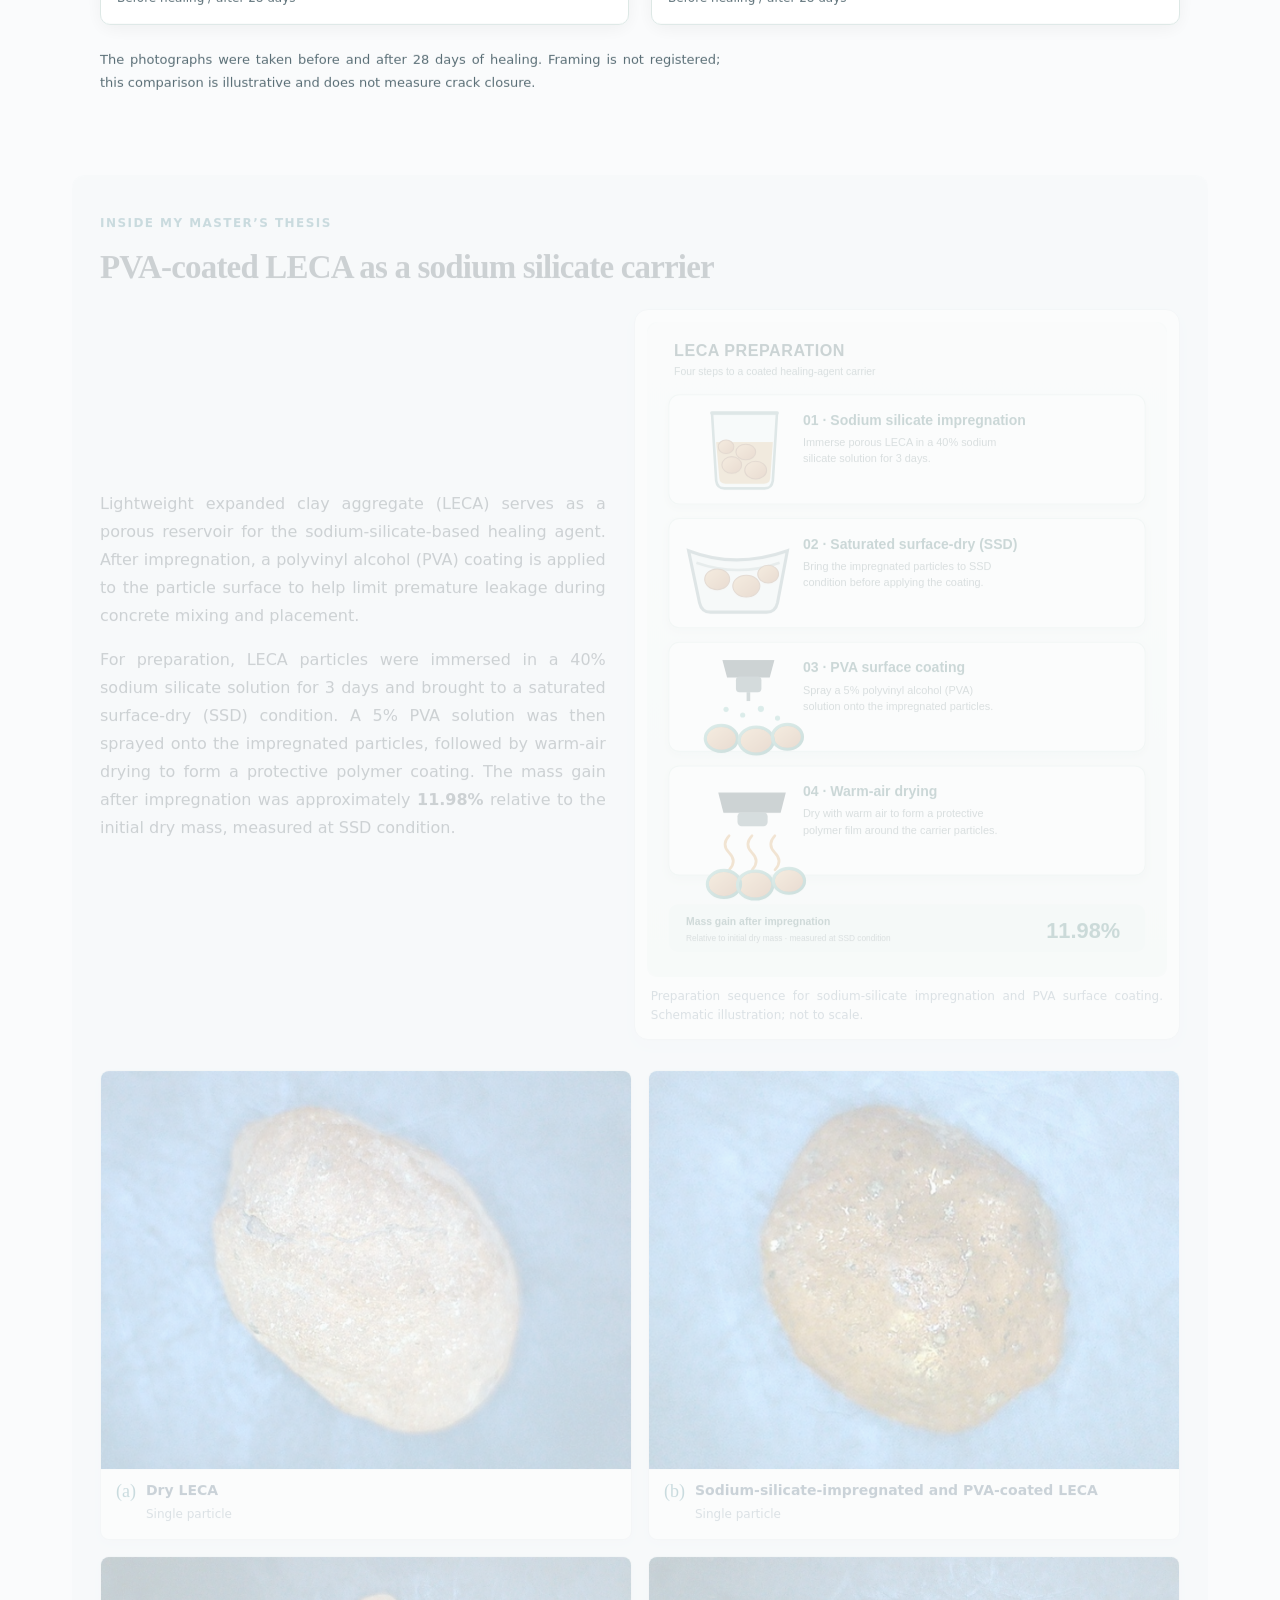
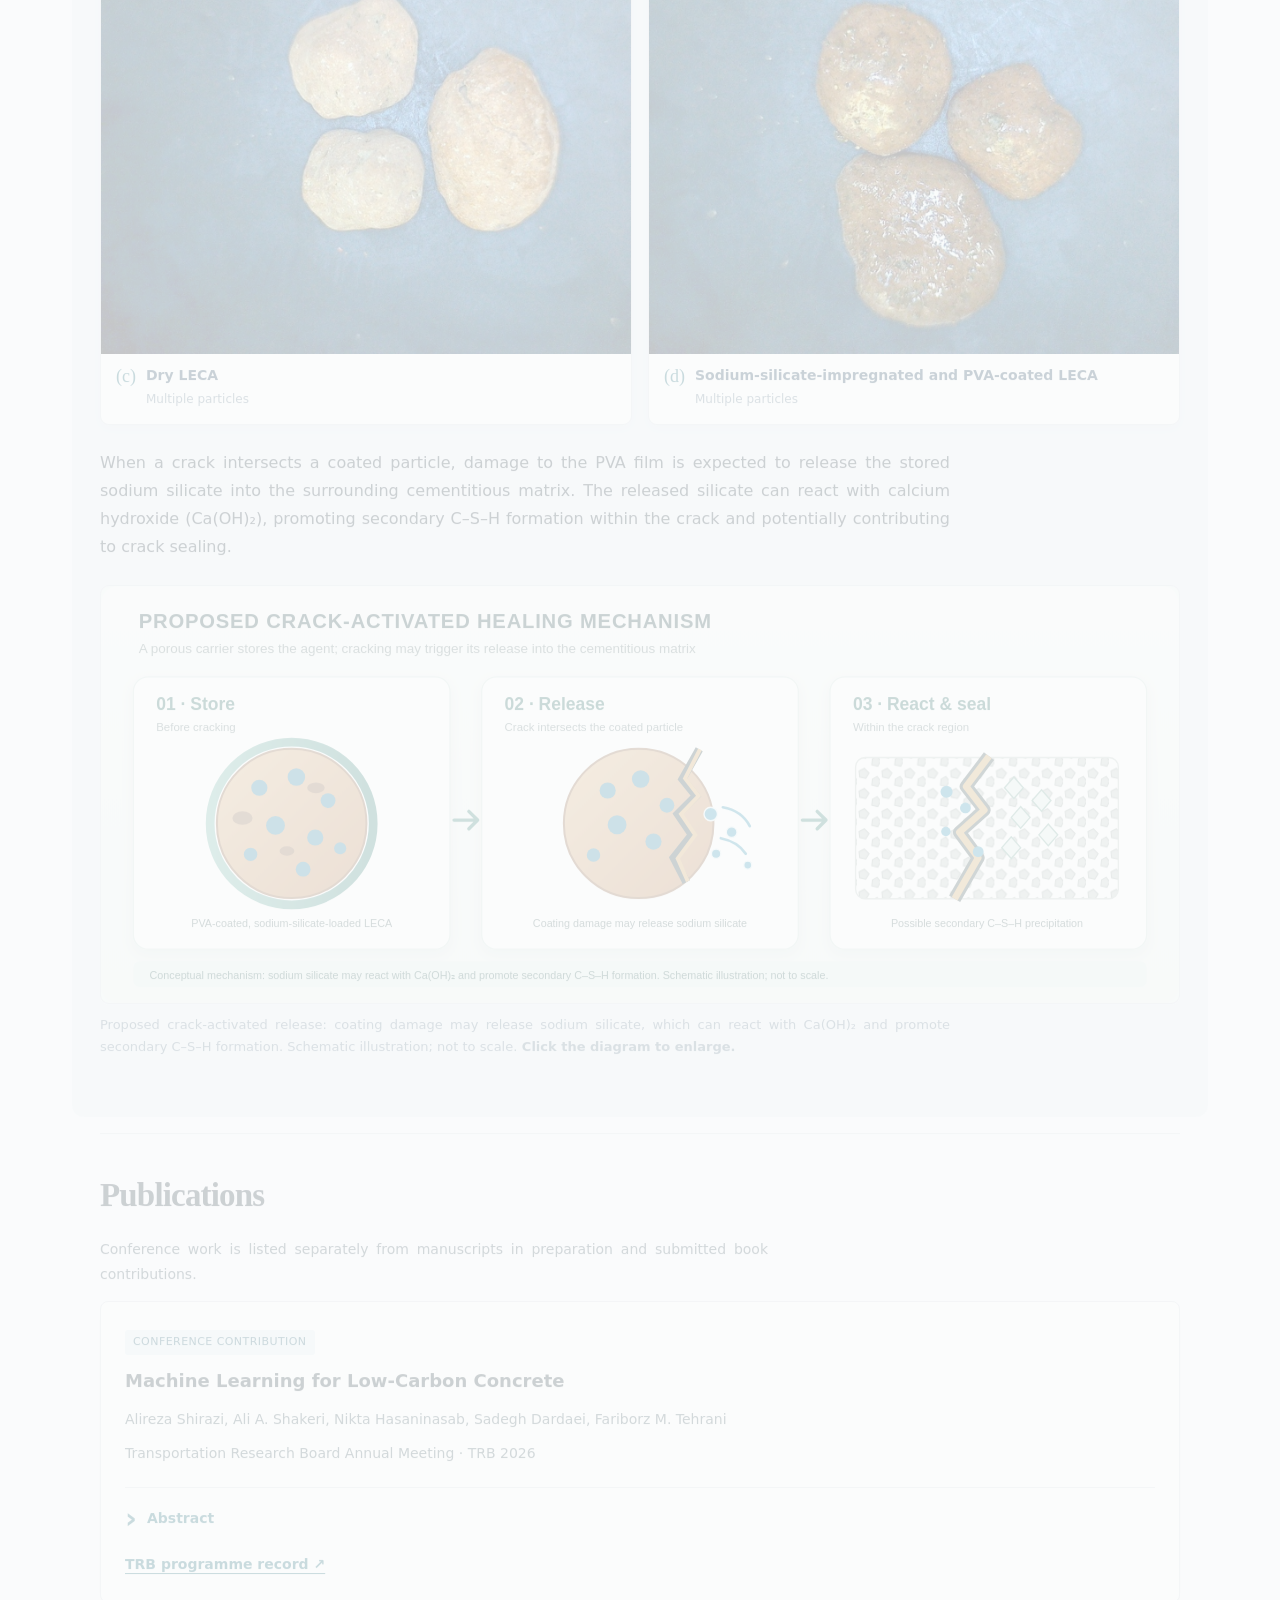
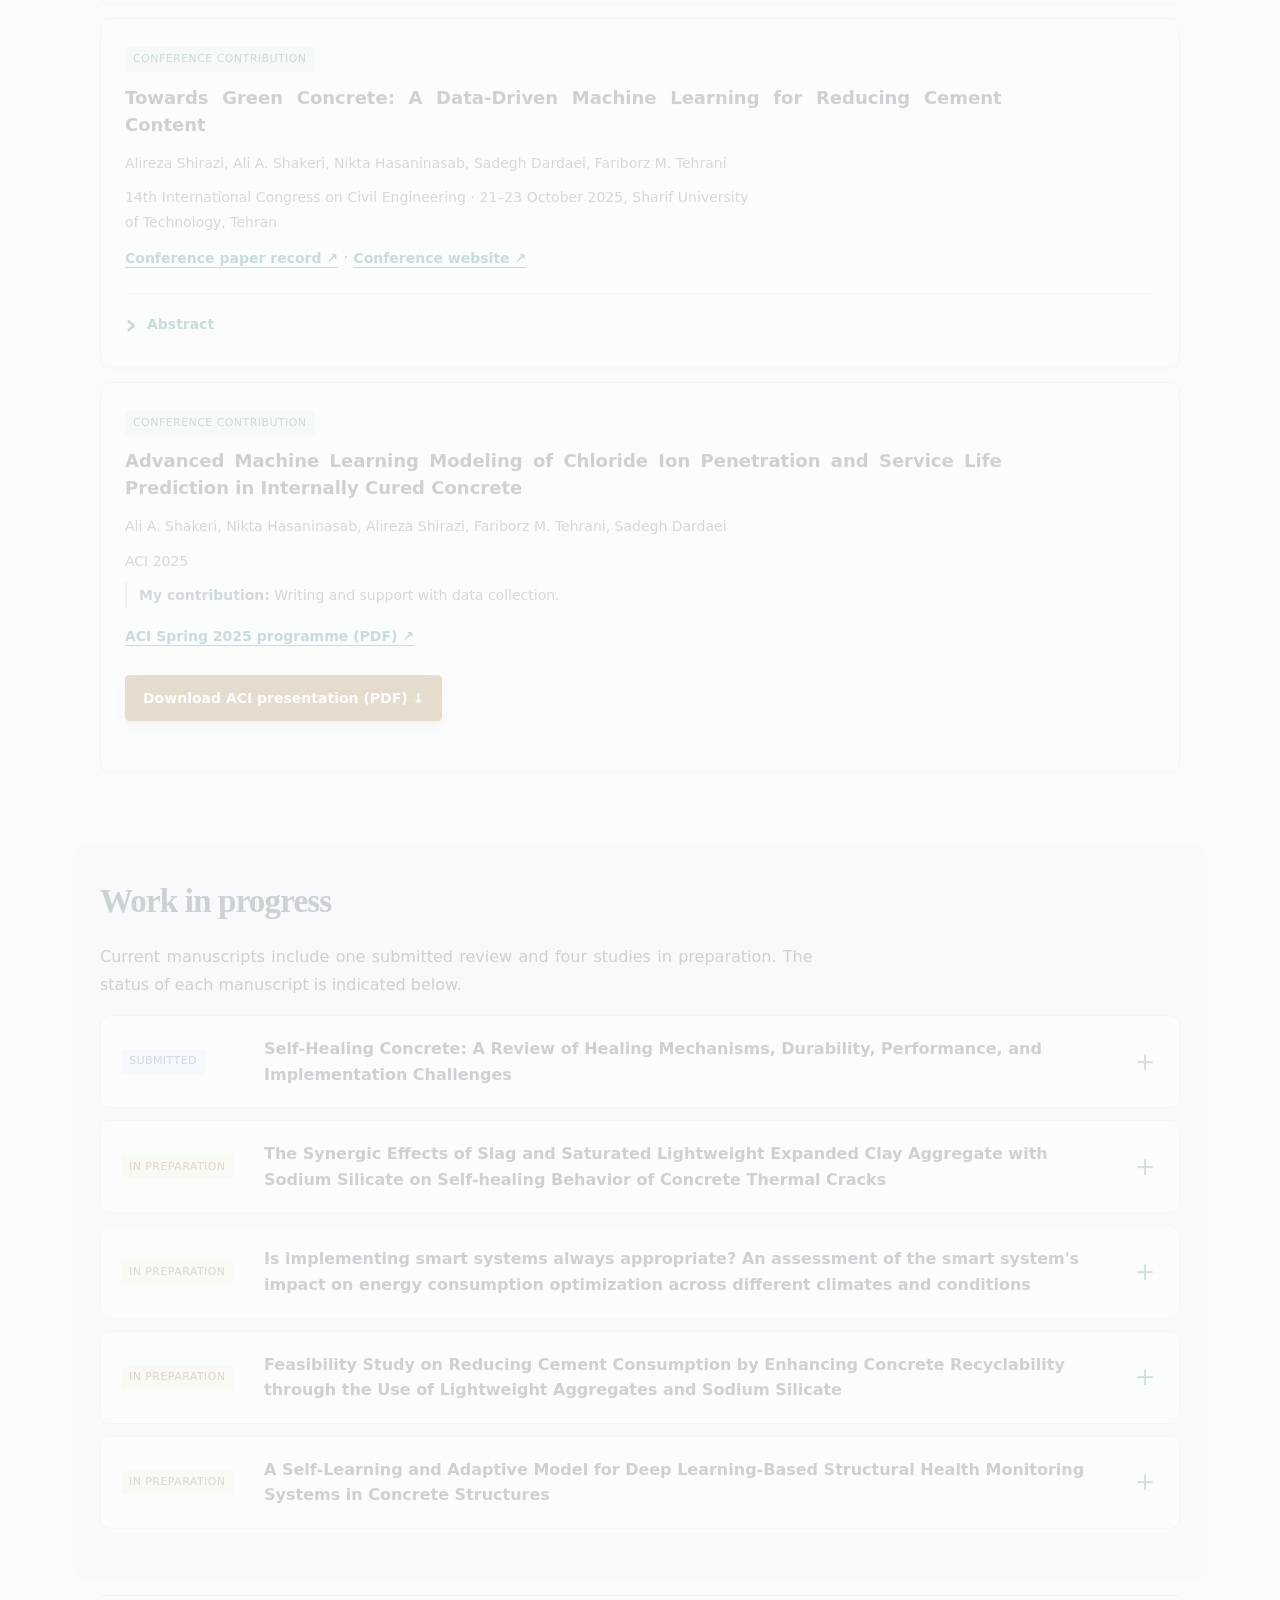
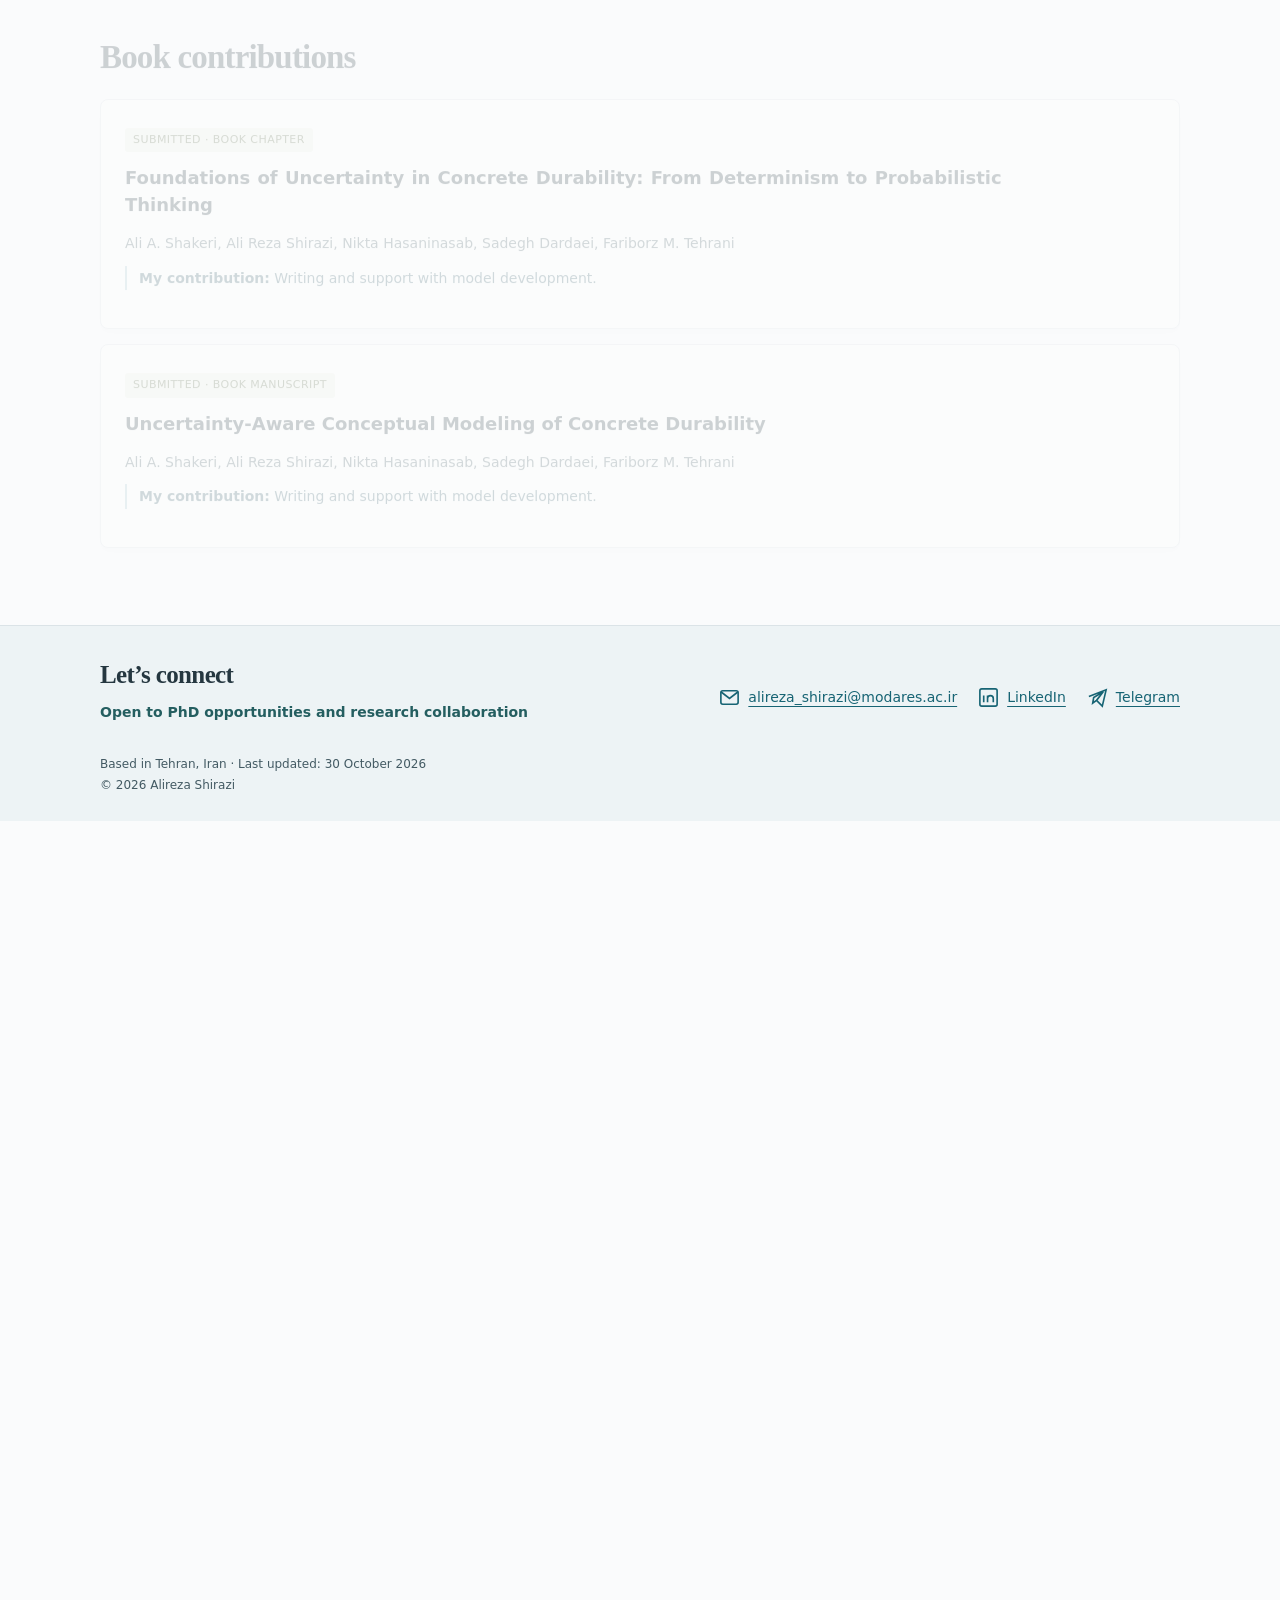
<file: outputs.html>
<!doctype html><html lang="en"><head><meta charset="utf-8"><meta http-equiv="refresh" content="0;url=research.html"><title>Page moved | Alireza Shirazi</title><meta name="robots" content="noindex"></head><body><p><a href="research.html">Continue to the updated website</a></p></body></html>
</file>
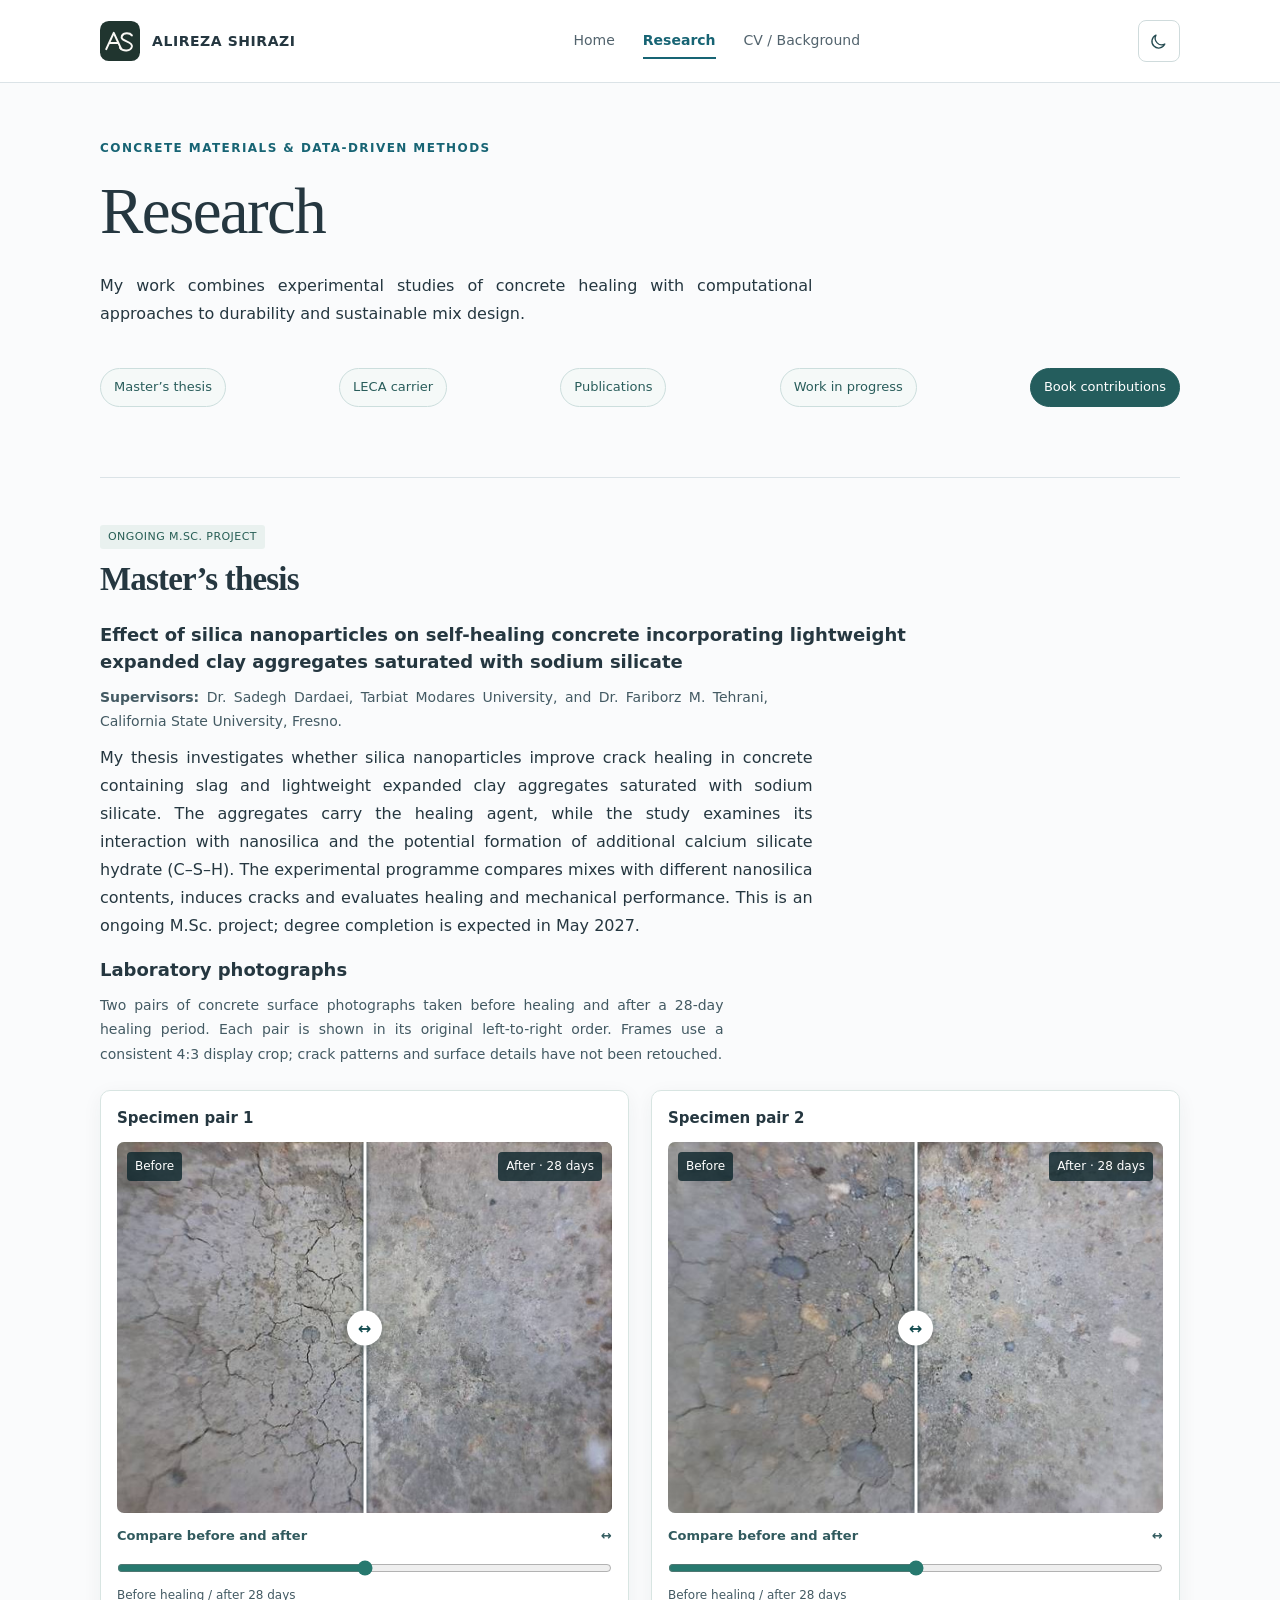
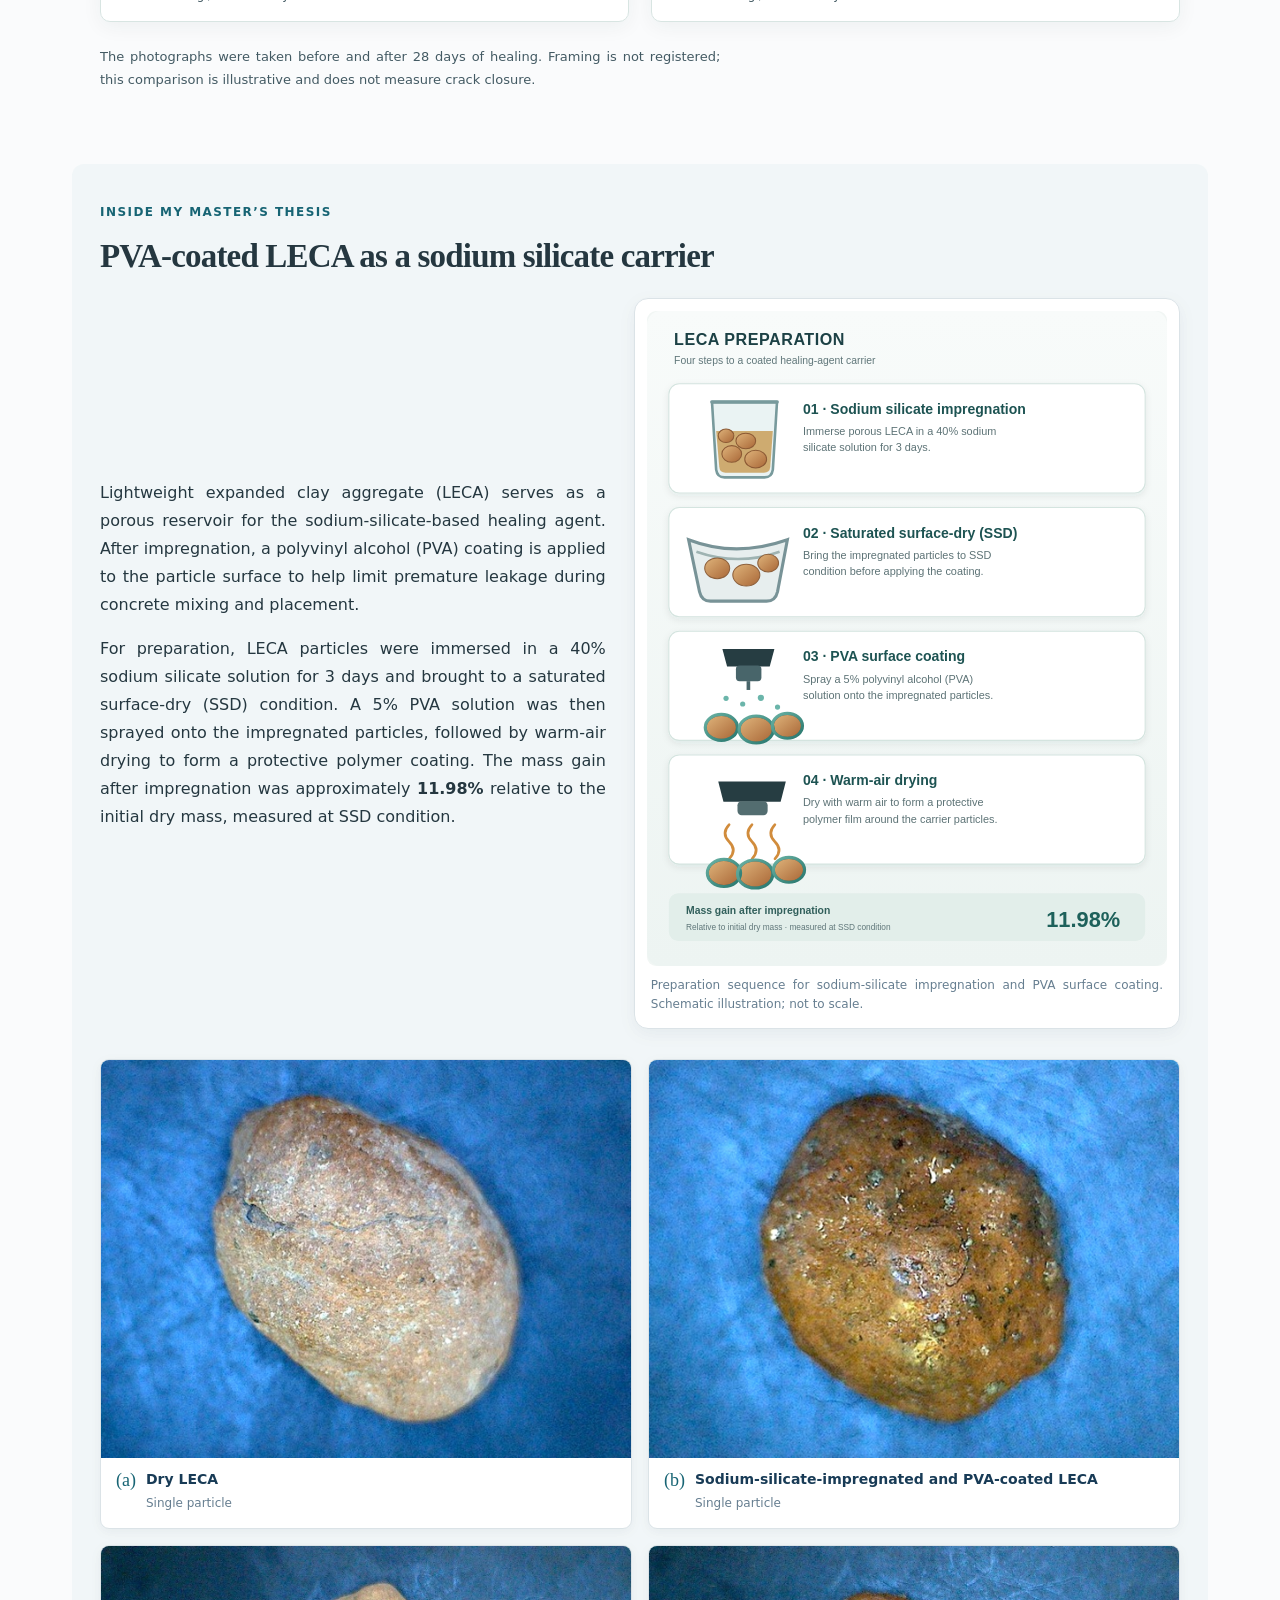
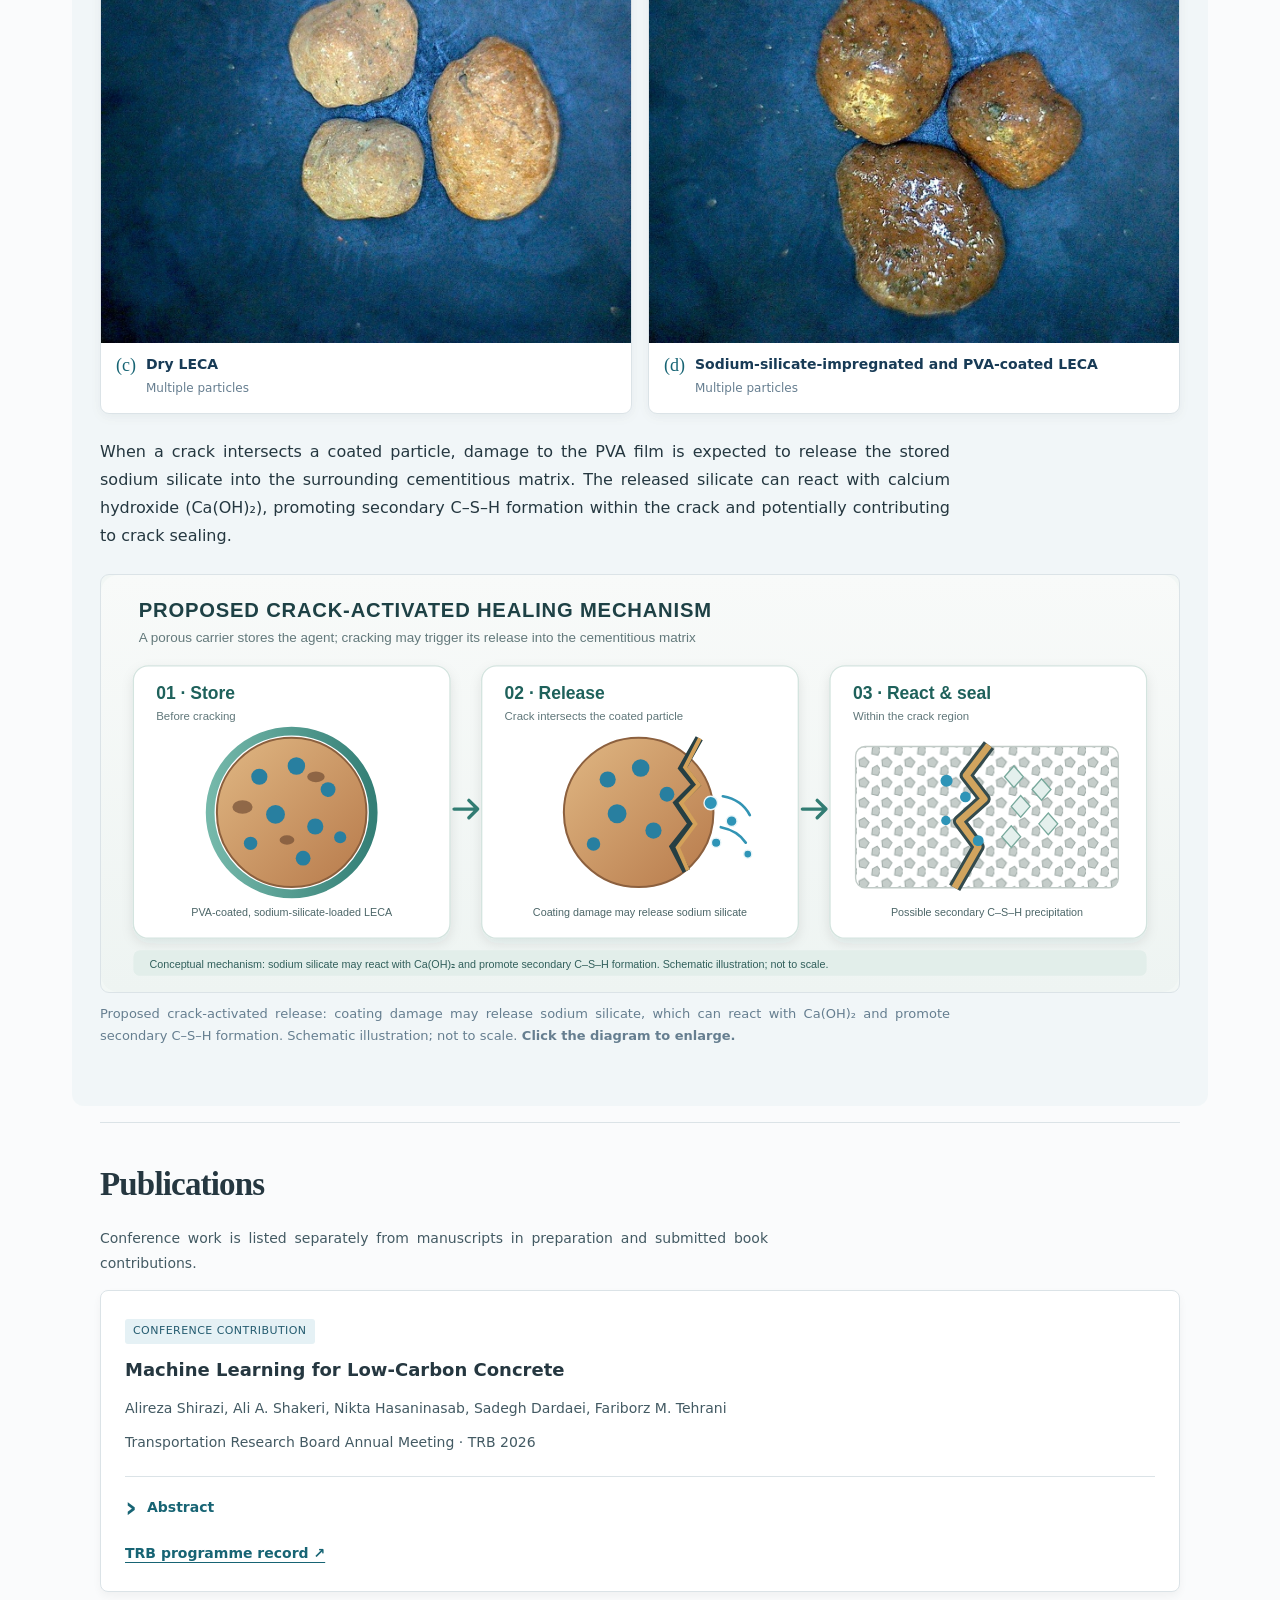
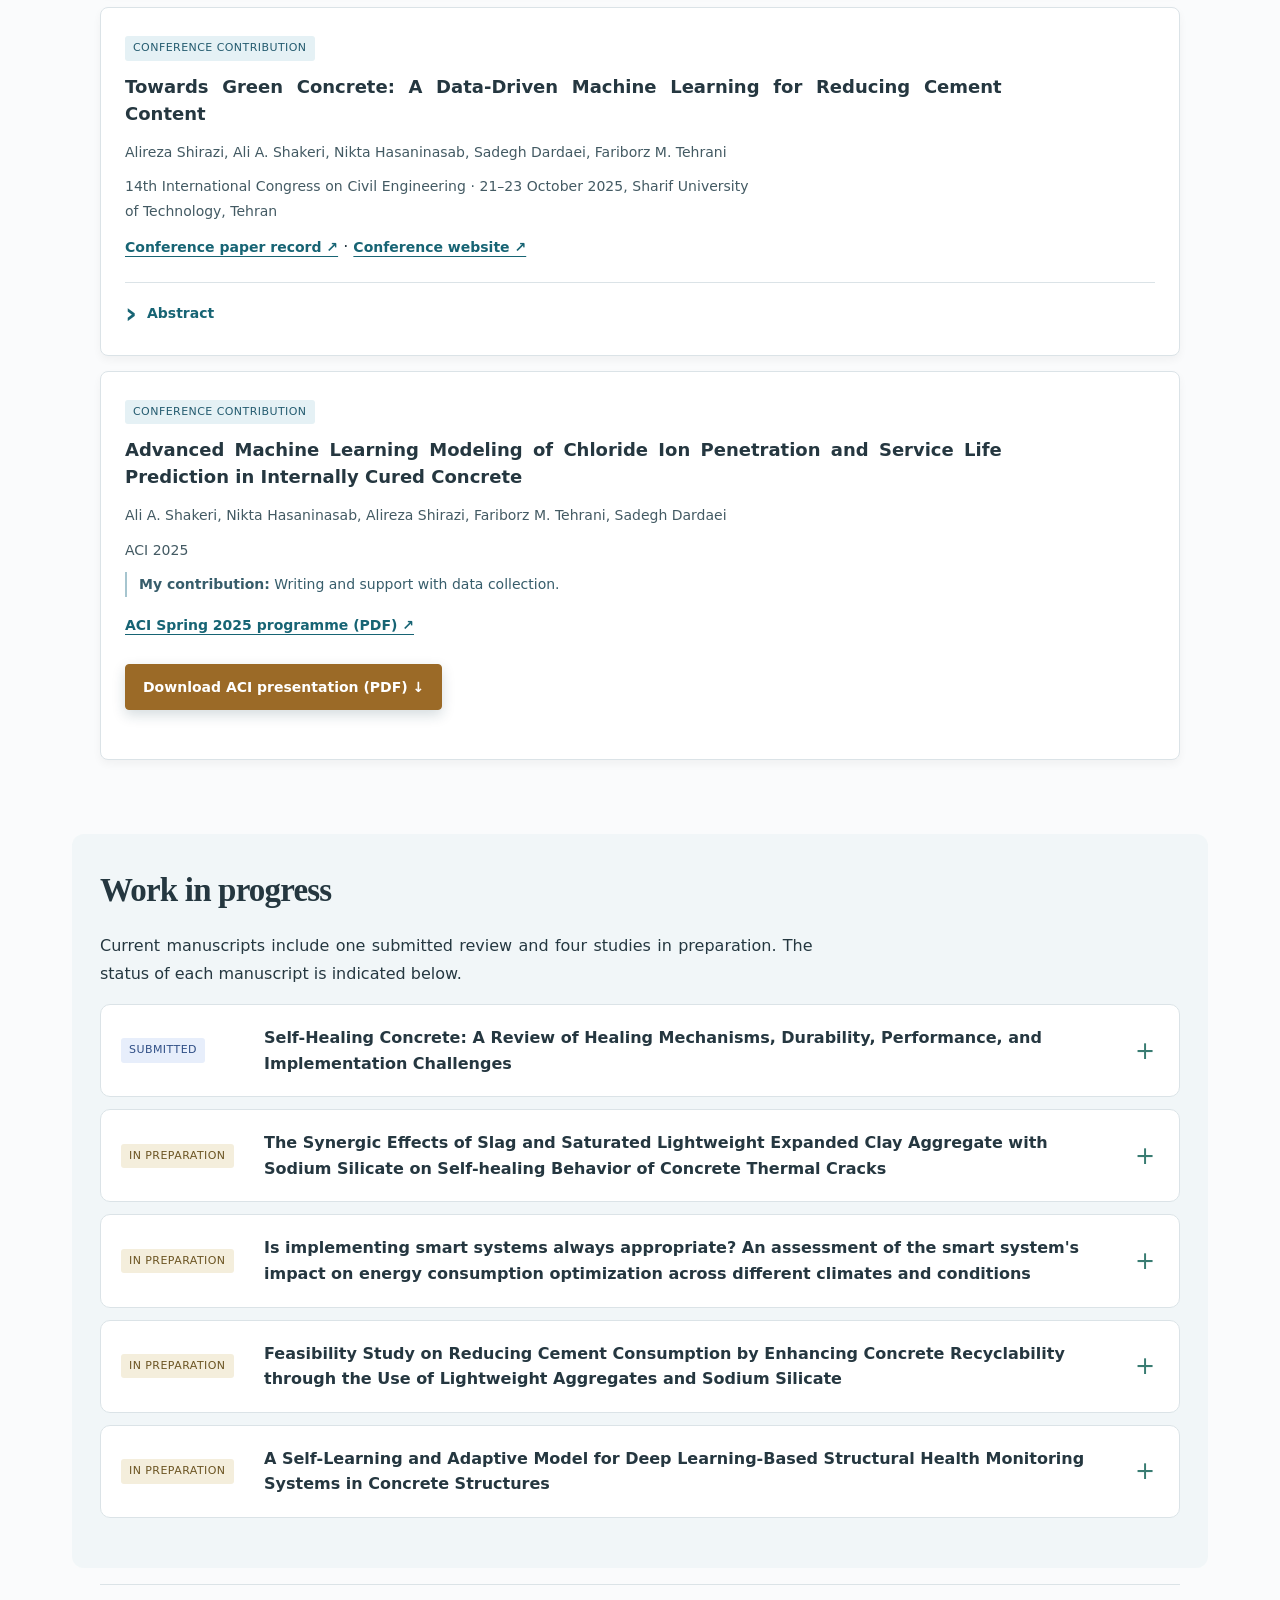
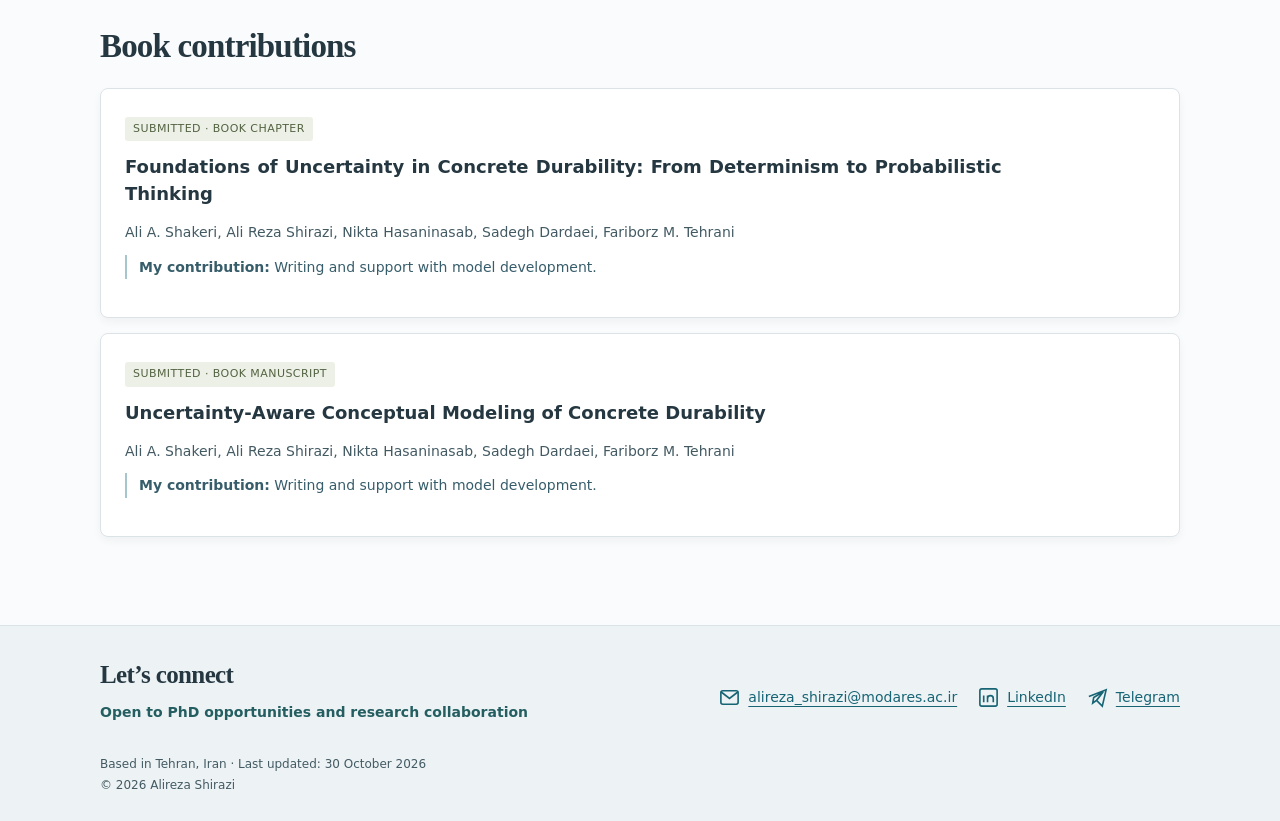
<file: research.html>
<!doctype html><html lang="en"><head><meta charset="utf-8"><meta name="viewport" content="width=device-width,initial-scale=1"><title>Research | Alireza Shirazi</title><meta name="description" content="Research by Alireza Shirazi: an experimental thesis on nanosilica and sodium silicate self-healing concrete, a submitted review manuscript, conference contributions and ongoing manuscripts."><link rel="canonical" href="https://shirazi-alireza.github.io/research.html"><script src="theme.js"></script><script src="interactions.js?v=24" defer></script><link rel="stylesheet" href="style.css?v=24"><link rel="icon" type="image/svg+xml" href="logo.svg"><meta property="og:type" content="website"><meta property="og:title" content="Research | Alireza Shirazi"><meta property="og:description" content="Research by Alireza Shirazi: an experimental thesis on nanosilica and sodium silicate self-healing concrete, a submitted review manuscript, conference contributions and ongoing manuscripts."><meta property="og:url" content="https://shirazi-alireza.github.io/research.html"><meta property="og:image" content="https://shirazi-alireza.github.io/social-preview.jpg"><meta property="og:image:width" content="1200"><meta property="og:image:height" content="630"><meta property="og:image:alt" content="Alireza Shirazi — concrete materials research"><meta name="twitter:card" content="summary_large_image"><style>
/* LECA research subsection: responsive photo gallery matching the site's academic palette. */
.leca-carrier .carrier-copy { max-width: 850px; }
.leca-photo-grid {
  display:grid; grid-template-columns:repeat(2,minmax(0,1fr));
  gap:16px; margin:26px 0 14px;
}
.leca-photo {
  margin:0; overflow:hidden; border:1px solid var(--line,#dce2e6);
  border-radius:9px; background:var(--card,#fff);
  box-shadow:0 3px 12px rgba(20,42,60,.055);
}
.leca-photo img {
  display:block; width:100%; aspect-ratio:4/3; object-fit:cover;
  background:#dce7ee;
}
.leca-photo figcaption {
  display:grid; grid-template-columns:auto 1fr; column-gap:10px;
  padding:12px 15px 14px; align-items:start;
}
.leca-photo figcaption > span {
  grid-row:span 2; color:var(--accent,#3b86a6); font-family:Georgia,serif;
  font-size:18px; line-height:1.2;
}
.leca-photo figcaption strong {
  color:var(--ink,#183b56); font-size:14px; line-height:1.4; font-weight:650;
}
.leca-photo figcaption small {
  color:var(--muted,#667e90); font-size:12px; margin-top:3px;
}
.leca-figure-caption,.carrier-diagram figcaption {
  max-width:850px; margin:10px 0 22px; color:var(--muted,#667e90);
  font-size:13px; line-height:1.65;
}
.leca-mechanism-copy { max-width:850px; margin-top:24px; }
.carrier-diagram { margin:22px 0 0; }
.carrier-diagram img {
  display:block; width:100%; height:auto; border:1px solid var(--line,#dce2e6);
  border-radius:9px; background:#f6f9fc;
}
@media(max-width:680px) {
  .leca-photo-grid { grid-template-columns:1fr; gap:13px; }
  .leca-photo figcaption { padding:11px 13px 12px; }
  .leca-photo figcaption strong { font-size:13px; }
}

/* v24: paired preparation text and original workflow infographic */
.carrier-intro-grid{display:grid;grid-template-columns:minmax(0,1fr) minmax(0,1.08fr);gap:28px;align-items:center;margin:20px 0 30px}
.carrier-intro-grid .carrier-copy{max-width:none}
.workflow-figure{margin:0;min-width:0;padding:12px;border:1px solid var(--line,#dce2e6);border-radius:14px;background:var(--surface,#fff);box-shadow:0 5px 18px rgba(20,42,60,.06)}
.workflow-figure img{display:block;width:100%;height:auto;border-radius:9px;background:#f1f6f4}
.workflow-figure figcaption{margin:10px 4px 2px;color:var(--muted,#667e90);font-size:12px;line-height:1.6}
.carrier-diagram{margin-top:24px}
.carrier-diagram img{background:#f2f7f5}
@media(max-width:820px){.carrier-intro-grid{grid-template-columns:1fr;gap:18px}.workflow-figure{max-width:100%}}
</style></head><body><a class="skip" href="#main">Skip to content</a><header><div class="wrap"><nav aria-label="Main navigation"><a href="index.html" class="brand"><img src="logo.svg" alt="AS monogram" width="40" height="40"><span>ALIREZA SHIRAZI</span></a><div class="navlinks"><a href="index.html">Home</a><a href="research.html" aria-current="page">Research</a><a href="background.html">CV / Background</a></div><button type="button" class="theme-toggle" aria-label="Switch to dark mode" aria-pressed="false" title="Switch to dark mode"><svg class="moon" viewBox="0 0 24 24" fill="none" stroke="currentColor" stroke-width="1.7" stroke-linecap="round" stroke-linejoin="round" aria-hidden="true"><path d="M20 15.2A8.3 8.3 0 0 1 8.8 4 8.5 8.5 0 1 0 20 15.2Z"/></svg><svg class="sun" viewBox="0 0 24 24" fill="none" stroke="currentColor" stroke-width="1.7" stroke-linecap="round" aria-hidden="true"><circle cx="12" cy="12" r="4"/><path d="M12 2v2m0 16v2M2 12h2m16 0h2M5 5l1.4 1.4m11.2 11.2L19 19M19 5l-1.4 1.4M6.4 17.6 5 19"/></svg></button></nav></div></header><main id="main" class="wrap"><div class="section-top"><p class="eyebrow">Concrete materials & data-driven methods</p><h1>Research</h1><p class="read">My work combines experimental studies of concrete healing with computational approaches to durability and sustainable mix design.</p><nav class="anchorlinks research-tabs" aria-label="Research sections"><a href="#thesis">Master’s thesis</a><a href="#leca-carrier">LECA carrier</a><a href="#conference">Publications</a><a href="#ongoing">Work in progress</a><a href="#books">Book contributions</a></nav></div><section class="section" id="thesis"><span class="badge">Ongoing M.Sc. project</span><h2>Master’s thesis</h2><h3 class="read">Effect of silica nanoparticles on self-healing concrete incorporating lightweight expanded clay aggregates saturated with sodium silicate</h3><p class="meta"><strong>Supervisors:</strong> Dr. Sadegh Dardaei, Tarbiat Modares University, and Dr. Fariborz M. Tehrani, California State University, Fresno.</p><div class="read"><p>My thesis investigates whether silica nanoparticles improve crack healing in concrete containing slag and lightweight expanded clay aggregates saturated with sodium silicate. The aggregates carry the healing agent, while the study examines its interaction with nanosilica and the potential formation of additional calcium silicate hydrate (C–S–H). The experimental programme compares mixes with different nanosilica contents, induces cracks and evaluates healing and mechanical performance. This is an ongoing M.Sc. project; degree completion is expected in May 2027.</p></div><h3>Laboratory photographs</h3><p class="meta read">Two pairs of concrete surface photographs taken before healing and after a 28-day healing period. Each pair is shown in its original left-to-right order. Frames use a consistent 4:3 display crop; crack patterns and surface details have not been retouched.</p><div class="comparison-grid" aria-label="Concrete self-healing photo comparisons"><figure class="comparison"><h3>Specimen pair 1</h3><div class="comparison-frame"><img class="before-image" src="lab-01.jpg" alt="Pair 1: concrete before healing" loading="lazy"><div class="after-layer"><img src="lab-02.jpg" alt="Pair 1: concrete after 28 days of healing" loading="lazy"></div><span class="before-label">Before</span><span class="after-label">After · 28 days</span><span class="comparison-line" aria-hidden="true"><span>↔</span></span></div><label class="slider-label" for="compare-1">Compare before and after <span aria-hidden="true">↔</span></label><input id="compare-1" class="comparison-range" type="range" min="0" max="100" value="50" aria-label="Compare specimen pair 1 before and after 28 days of healing"><figcaption>Before healing / after 28 days</figcaption></figure><figure class="comparison"><h3>Specimen pair 2</h3><div class="comparison-frame"><img class="before-image" src="lab-03.jpg" alt="Pair 2: concrete before healing" loading="lazy"><div class="after-layer"><img src="lab-04.jpg" alt="Pair 2: concrete after 28 days of healing" loading="lazy"></div><span class="before-label">Before</span><span class="after-label">After · 28 days</span><span class="comparison-line" aria-hidden="true"><span>↔</span></span></div><label class="slider-label" for="compare-2">Compare before and after <span aria-hidden="true">↔</span></label><input id="compare-2" class="comparison-range" type="range" min="0" max="100" value="50" aria-label="Compare specimen pair 2 before and after 28 days of healing"><figcaption>Before healing / after 28 days</figcaption></figure></div><p class="photo-caveat">The photographs were taken before and after 28 days of healing. Framing is not registered; this comparison is illustrative and does not measure crack closure.</p></section><section class="section carrier-section leca-carrier" id="leca-carrier" aria-labelledby="carrier-title">
  <p class="eyebrow">Inside my master’s thesis</p>
  <h2 id="carrier-title">PVA-coated LECA as a sodium silicate carrier</h2>

  <div class="carrier-intro-grid">
    <div class="carrier-copy">
      <p>Lightweight expanded clay aggregate (LECA) serves as a porous reservoir for the sodium-silicate-based healing agent. After impregnation, a polyvinyl alcohol (PVA) coating is applied to the particle surface to help limit premature leakage during concrete mixing and placement.</p>
      <p>For preparation, LECA particles were immersed in a 40% sodium silicate solution for 3 days and brought to a saturated surface-dry (SSD) condition. A 5% PVA solution was then sprayed onto the impregnated particles, followed by warm-air drying to form a protective polymer coating. The mass gain after impregnation was approximately <strong>11.98%</strong> relative to the initial dry mass, measured at SSD condition.</p>
    </div>
    <figure class="workflow-figure">
      <a class="image-zoom" href="assets/leca-preparation-workflow.svg" aria-label="Enlarge the LECA preparation workflow infographic">
        <img src="assets/leca-preparation-workflow.svg" width="1000" height="1260" loading="lazy" alt="Four-step LECA preparation workflow: immersion in 40% sodium silicate for three days, saturated surface-dry conditioning, spraying with 5% PVA solution, and warm-air drying. The measured mass gain after impregnation was 11.98%.">
      </a>
      <figcaption>Preparation sequence for sodium-silicate impregnation and PVA surface coating. Schematic illustration; not to scale.</figcaption>
    </figure>
  </div>

  <div class="leca-photo-grid" aria-label="Photographs of LECA particles before and after impregnation and coating">
    <figure class="leca-photo">
      <a class="image-zoom" href="assets/leca-dry-single.jpg" aria-label="Open image at full size"><img src="assets/leca-dry-single.jpg" alt="Single dry lightweight expanded clay aggregate particle" loading="lazy"></a>
      <figcaption><span>(a)</span><strong>Dry LECA</strong><small>Single particle</small></figcaption>
    </figure>
    <figure class="leca-photo">
      <a class="image-zoom" href="assets/leca-pva-single.jpg" aria-label="Open image at full size"><img src="assets/leca-pva-single.jpg" alt="Single LECA particle after sodium silicate impregnation and PVA coating" loading="lazy"></a>
      <figcaption><span>(b)</span><strong>Sodium-silicate-impregnated and PVA-coated LECA</strong><small>Single particle</small></figcaption>
    </figure>
    <figure class="leca-photo">
      <a class="image-zoom" href="assets/leca-dry-group.jpg" aria-label="Open image at full size"><img src="assets/leca-dry-group.jpg" alt="Group of dry lightweight expanded clay aggregate particles" loading="lazy"></a>
      <figcaption><span>(c)</span><strong>Dry LECA</strong><small>Multiple particles</small></figcaption>
    </figure>
    <figure class="leca-photo">
      <a class="image-zoom" href="assets/leca-pva-group.jpg" aria-label="Open image at full size"><img src="assets/leca-pva-group.jpg" alt="Group of LECA particles after sodium silicate impregnation and PVA coating" loading="lazy"></a>
      <figcaption><span>(d)</span><strong>Sodium-silicate-impregnated and PVA-coated LECA</strong><small>Multiple particles</small></figcaption>
    </figure>
  </div>
  <p class="read leca-mechanism-copy">When a crack intersects a coated particle, damage to the PVA film is expected to release the stored sodium silicate into the surrounding cementitious matrix. The released silicate can react with calcium hydroxide (Ca(OH)₂), promoting secondary C–S–H formation within the crack and potentially contributing to crack sealing.</p>
  <figure class="carrier-diagram">
    <a class="image-zoom" href="assets/leca-crack-activated-mechanism.svg" aria-label="Open image at full size"><img src="assets/leca-crack-activated-mechanism.svg" width="960" height="500" loading="lazy" alt="Proposed mechanism: sodium silicate stored in porous LECA behind a PVA coating; crack-induced rupture of the coating releases sodium silicate; the released agent reacts with calcium hydroxide and promotes secondary C-S-H formation."></a>
    <figcaption>Proposed crack-activated release: coating damage may release sodium silicate, which can react with Ca(OH)₂ and promote secondary C–S–H formation. Schematic illustration; not to scale.</figcaption>
  </figure>
</section><section class="section" id="conference"><h2>Publications</h2><p class="meta">Conference work is listed separately from manuscripts in preparation and submitted book contributions.</p><article class="card"><span class="badge badge-conference">Conference contribution</span><h3>Machine Learning for Low-Carbon Concrete</h3><p class="meta">Alireza Shirazi, Ali A. Shakeri, Nikta Hasaninasab, Sadegh Dardaei, Fariborz M. Tehrani</p><p class="meta">Transportation Research Board Annual Meeting · TRB 2026</p><details class="abstract"><summary><span class="abstract-arrow" aria-hidden="true">›</span> Abstract</summary><div class="abstract-body"><p>This research proposes a data-driven machine learning approach aimed at optimizing the cement content in concrete used for transportation infrastructure, such as roads, bridges, and retaining walls. The production of cement is a significant contributor to CO₂ emissions and increasing costs in construction projects. By reducing cement content using optimized multi-component mixtures, this method tackles both ecological and performance requirements of transportation structures. A comprehensive dataset of concrete mix designs, which includes supplementary cementitious materials (SCMs) and nanomaterials, was compiled to support the decision-making process. A hybrid machine learning model that combines Artificial Neural Networks (ANN), Genetic Algorithms (GA), and XGBoost was developed to predict compressive strength and determine the best mix combinations for high-load applications, like pavements and bridge decks. To better handle incomplete and diverse data, a binary-feature masking normalization technique was introduced, which improves model accuracy and reliability. The proposed framework effectively identifies concrete mixes that significantly decrease cement usage while maintaining structural strength. The use of SCMs such as fly ash, silica fume, and metakaolin, along with nanomaterials like carbon nanotubes and nanoclay, showed synergistic benefits in enhancing strength and durability, critical factors for enduring transportation infrastructure. This study underscores the promise of AI-driven material design in advancing low-carbon, high performance concrete solutions for roads and bridges, supporting global sustainability objectives and enhancing infrastructure resilience.</p></div></details><p class="publication-link"><a class="text-link" href="https://annualmeeting.mytrb.org/OnlineProgramArchive/Details/24674" target="_blank" rel="noopener noreferrer">TRB programme record ↗</a></p></article><article class="card"><span class="badge badge-conference">Conference contribution</span><h3>Towards Green Concrete: A Data-Driven Machine Learning for Reducing Cement Content</h3><p class="meta">Alireza Shirazi, Ali A. Shakeri, Nikta Hasaninasab, Sadegh Dardaei, Fariborz M. Tehrani</p><p class="meta">14th International Congress on Civil Engineering · 21–23 October 2025, Sharif University of Technology, Tehran</p><a class="text-link" href="https://civilica.com/doc/2456253/" target="_blank" rel="noopener noreferrer">Conference paper record ↗</a> · <a class="text-link" href="https://14icce.sharif.edu/en" target="_blank" rel="noopener noreferrer">Conference website ↗</a><details class="abstract"><summary><span class="abstract-arrow" aria-hidden="true">›</span> Abstract</summary><div class="abstract-body"><p>This paper introduces an innovative data-driven approach to designing green concrete by minimizing cement content through the optimization of multi-component blends. A comprehensive dataset of 2,332 experimental concrete mix designs incorporating supplementary cementitious materials (SCMs) and nanomaterials was compiled from 31 scientific publications. A hybrid machine learning model combining Artificial Neural Networks (ANN), Genetic Algorithms (GA), and XGBoost was developed to predict compressive strength and identify optimal mix compositions. To address the challenge of incomplete data, a binary-feature masking normalization strategy was implemented, allowing the model to process heterogeneous datasets with improved accuracy and robustness. The proposed framework successfully identifies sustainable concrete mixes that reduce cement consumption by up to 40% without compromising mechanical performance. Hybrid combinations of SCMs such as fly ash, silica fume, and metakaolin, alongside nanomaterials like carbon nanotubes and nanoclay, demonstrated synergistic effects in enhancing strength while lowering environmental impact. The results confirm that intelligent integration of AI techniques with material science can significantly advance the development of high-performance, low-carbon concrete, offering a scalable solution for the construction industry&#x27;s sustainability goals.</p></div></details></article><article class="card"><span class="badge badge-conference">Conference contribution</span><h3>Advanced Machine Learning Modeling of Chloride Ion Penetration and Service Life Prediction in Internally Cured Concrete</h3><p class="meta">Ali A. Shakeri, Nikta Hasaninasab, Alireza Shirazi, Fariborz M. Tehrani, Sadegh Dardaei</p><p class="meta">ACI 2025</p><p class="role"><strong>My contribution:</strong> Writing and support with data collection.</p><a class="text-link" href="https://www.concrete.org/Portals/0/Files/PDF/ACI_S25_ProgramBook.pdf" target="_blank" rel="noopener noreferrer">ACI Spring 2025 programme (PDF) ↗</a><div class="actions"><a class="button primary" href="ACI-2025-Chloride-Penetration-Presentation.pdf" download>Download ACI presentation (PDF) ↓</a></div></article></section><section class="section" id="ongoing"><h2>Work in progress</h2><p class="read">Current manuscripts include one submitted review and four studies in preparation. The status of each manuscript is indicated below.</p><details class="manuscript"><summary><span class="badge badge-submitted">Submitted</span><span class="manuscript-title">Self-Healing Concrete: A Review of Healing Mechanisms, Durability, Performance, and Implementation Challenges</span><span class="accordion-plus" aria-hidden="true">+</span></summary><div class="manuscript-body"><p class="meta"><strong>Alireza Shirazi</strong>, Ali A. Shakeri, Sadegh Dardaei</p><p class="meta">Submitted to <a href="https://www.jcema.com/" target="_blank" rel="noopener noreferrer">Journal of Civil Engineering and Materials Application</a></p><details class="abstract"><summary><span class="abstract-arrow" aria-hidden="true">›</span> Abstract</summary><div class="abstract-body"><p>Cracks in concrete provide pathways for water and aggressive substances, accelerating deterioration and compromising long-term durability. Self-healing concrete (SHC) has therefore attracted considerable research interest as a material system that can autonomously reduce crack damage and potentially extend structural service life. This review systematically surveys the principal self-healing mechanisms and evaluates their potential for practical application. This review examines autogenous healing mechanisms based on continued cement hydration and calcium carbonate precipitation alongside enhanced systems incorporating mineral and crystalline admixtures, fibers, superabsorbent polymers, and lightweight aggregates. The review also covers autonomous approaches, including microcapsules, vascular networks, bacteria-based systems, electrochemical healing, and shape-memory alloys. It pays particular attention to the relationship between crack-healing capability and durability, as well as the recovery of mechanical and transport-related properties. In addition, the review discusses the practical viability of different strategies in terms of cost, long-term durability, construction compatibility, and potential for repeated use. The review identifies major barriers to large-scale implementation, including environmental variability, limited long-term validation, inconsistent evaluation methods, and the lack of standardized design guidelines. The review then outlines future research priorities involving hybrid systems, life-cycle assessment, standardized testing, and machine-learning-assisted design.</p></div></details></div></details><details class="manuscript"><summary><span class="badge badge-progress">In preparation</span><span class="manuscript-title">The Synergic Effects of Slag and Saturated Lightweight Expanded Clay Aggregate with Sodium Silicate on Self-healing Behavior of Concrete Thermal Cracks</span><span class="accordion-plus" aria-hidden="true">+</span></summary><div class="manuscript-body"><p class="meta">Alireza Shirazi, Ali A. Shakeri, Ali Kadkhodaei, Sadegh Dardaei, Fariborz M. Tehrani</p><p class="read">Investigates the combined use of slag and sodium silicate carried in saturated lightweight expanded clay aggregates for healing thermal cracks in concrete.</p></div></details><details class="manuscript"><summary><span class="badge badge-progress">In preparation</span><span class="manuscript-title">Is implementing smart systems always appropriate? An assessment of the smart system&#x27;s impact on energy consumption optimization across different climates and conditions</span><span class="accordion-plus" aria-hidden="true">+</span></summary><div class="manuscript-body"><p class="meta">Ali A. Shakeri, Alireza Shirazi, Ali Kadkhodaei, Sadegh Dardaei, Fariborz M. Tehrani</p><p class="read">Assesses how climate and operating conditions affect the potential of smart building systems to reduce energy consumption.</p></div></details><details class="manuscript"><summary><span class="badge badge-progress">In preparation</span><span class="manuscript-title">Feasibility Study on Reducing Cement Consumption by Enhancing Concrete Recyclability through the Use of Lightweight Aggregates and Sodium Silicate</span><span class="accordion-plus" aria-hidden="true">+</span></summary><div class="manuscript-body"><p class="meta">Alireza Shirazi, Ali A. Shakeri, Ali Kadkhodaei, Sadegh Dardaei, Fariborz M. Tehrani</p><p class="read">Examines whether lightweight aggregates and sodium silicate can support concrete recyclability and reduce cement demand. Laboratory testing is in progress.</p></div></details><details class="manuscript"><summary><span class="badge badge-progress">In preparation</span><span class="manuscript-title">A Self-Learning and Adaptive Model for Deep Learning-Based Structural Health Monitoring Systems in Concrete Structures</span><span class="accordion-plus" aria-hidden="true">+</span></summary><div class="manuscript-body"><p class="meta">Ali Kadkhodaei, A. Shakeri, Alireza Shirazi, Sadegh Dardaei, Fariborz M. Tehrani</p><p class="read">Develops a self-learning, adaptive approach to deep learning-based structural health monitoring of concrete structures.</p></div></details></section><section class="section" id="books"><h2>Book contributions</h2><article class="card"><span class="badge badge-book">Submitted · Book chapter</span><h3>Foundations of Uncertainty in Concrete Durability: From Determinism to Probabilistic Thinking</h3><p class="meta">Ali A. Shakeri, Ali Reza Shirazi, Nikta Hasaninasab, Sadegh Dardaei, Fariborz M. Tehrani</p><p class="role"><strong>My contribution:</strong> Writing and support with model development.</p></article><article class="card"><span class="badge badge-book">Submitted · Book manuscript</span><h3>Uncertainty-Aware Conceptual Modeling of Concrete Durability</h3><p class="meta">Ali A. Shakeri, Ali Reza Shirazi, Nikta Hasaninasab, Sadegh Dardaei, Fariborz M. Tehrani</p><p class="role"><strong>My contribution:</strong> Writing and support with model development.</p></article></section></main><footer id="contact"><div class="wrap"><div class="footer-row"><div><h2 style="font-size:25px;margin-bottom:10px">Let’s connect</h2><p class="meta">Open to PhD opportunities and research collaboration</p></div><div class="social"><a href="https://mail.google.com/mail/?view=cm&amp;fs=1&amp;to=alireza_shirazi%40modares.ac.ir"><svg class="icon" viewBox="0 0 24 24" fill="none" stroke="currentColor" stroke-width="1.7" aria-hidden="true"><rect x="3" y="5" width="18" height="14" rx="2"/><path d="m3 6 9 7 9-7"/></svg>alireza_shirazi@modares.ac.ir</a><a href="https://www.linkedin.com/in/alireza-shirazi-584789249/" target="_blank" rel="noopener noreferrer"><svg class="icon" viewBox="0 0 24 24" fill="none" stroke="currentColor" stroke-width="1.7" aria-hidden="true"><rect x="3" y="3" width="18" height="18" rx="2"/><path d="M7 10v7M7 7v.1M11 17v-7m0 3c0-4 6-4 6 0v4"/></svg>LinkedIn</a><a href="https://t.me/aliplusreza" target="_blank" rel="noopener noreferrer"><svg class="icon" viewBox="0 0 24 24" fill="none" stroke="currentColor" stroke-width="1.7" aria-hidden="true"><path d="m3 11 18-7-4 17-6-6-4 3 1-6 10-6-7 9"/></svg>Telegram</a></div></div><p class="small">Based in Tehran, Iran · Last updated: 30 October 2026<br>© 2026 Alireza Shirazi</p></div></footer></body></html>
</file>
<file: style.css>
@import url('https://fonts.googleapis.com/css2?family=Literata:opsz,wght@7..72,400;7..72,500;7..72,600&family=Vazirmatn:wght@400;500;600;700&display=swap');
*{box-sizing:border-box}html{scroll-behavior:smooth;scroll-padding-top:25px}body{margin:0;color:#253740;background:#fafbfc;font:16px/1.75 Arial,Helvetica,sans-serif}a{color:#176474;text-underline-offset:4px}a:hover{color:#0c3d49}a:focus-visible,button:focus-visible{outline:3px solid #bd832e;outline-offset:4px}img{max-width:100%;height:auto}h1,h2,h3,p{margin-top:0}h1,h2{font-family:Georgia,'Times New Roman',serif;font-weight:400;line-height:1.15;letter-spacing:-.025em}h1{font-size:clamp(43px,6vw,65px);margin-bottom:23px}h2{font-size:33px;margin-bottom:22px}h3{font-size:18px;line-height:1.5;margin-bottom:10px}.wrap{width:min(1080px,calc(100% - 52px));margin:auto}.read{max-width:70ch}.skip{position:absolute;top:-80px;background:white;padding:10px;z-index:5}.skip:focus{top:8px}header{border-bottom:1px solid #dbe3e7;background:#fff}nav{display:flex;justify-content:space-between;align-items:center;gap:25px;padding:20px 0}.brand{display:inline-flex;align-items:center;gap:12px;font-weight:700;font-size:14px;letter-spacing:.04em;text-decoration:none;color:#253740}.brand img{width:40px;height:40px}.navlinks{display:flex;gap:28px}.navlinks a{font-size:14px;text-decoration:none;color:#52636d;padding:5px 0}.navlinks a[aria-current=page]{color:#176474;border-bottom:2px solid #176474;font-weight:700}.hero{display:grid;grid-template-columns:1fr 230px;align-items:center;gap:65px;padding:65px 0 45px}.hero img{width:230px;aspect-ratio:1;object-fit:cover;border-radius:8px}.eyebrow{color:#176474;font-size:12px;font-weight:700;letter-spacing:.12em;text-transform:uppercase;margin-bottom:15px}.intro{font-size:18px;line-height:1.7;max-width:65ch}.goal{font-size:17px;color:#155a69;border-left:3px solid #176474;padding:5px 0 5px 15px;margin:22px 0}.actions{display:flex;flex-wrap:wrap;gap:12px;margin:25px 0}.button{display:inline-flex;align-items:center;gap:8px;border:1px solid #b6c9d1;border-radius:4px;padding:10px 17px;text-decoration:none;font-size:14px;font-weight:600}.button.primary{background:#183f50;color:white;border-color:#183f50}.button.primary:hover{background:#176474}.icon{width:19px;height:19px;flex-shrink:0}.highlights{display:grid;grid-template-columns:repeat(4,1fr);gap:0;border:1px solid #dbe3e7;border-radius:6px;background:#eef4f6;margin:0 0 55px}.highlight{padding:20px;border-right:1px solid #dbe3e7;font-size:13px;color:#52636d}.highlight:last-child{border:0}.highlight strong{display:block;font-size:16px;color:#183f50;margin-bottom:5px}.section{padding:43px 0;border-top:1px solid #dbe3e7}.section-top{padding:55px 0 30px}.grid-two{display:grid;grid-template-columns:1fr 1fr;gap:42px}.tags{display:flex;flex-wrap:wrap;gap:8px}.tag{font-size:13px;background:#edf3f5;border:1px solid #dbe3e7;padding:4px 10px;border-radius:3px}.card{border:1px solid #dbe3e7;padding:24px;border-radius:5px;background:white;margin:15px 0}.meta{font-size:14px;color:#5b6b74;margin-bottom:10px}.badge{display:inline-block;background:#e9f1ef;color:#275e55;font-size:11px;line-height:1.5;letter-spacing:.04em;text-transform:uppercase;border-radius:3px;padding:4px 8px;margin-bottom:12px}.role{font-size:14px;color:#375d6b;border-left:2px solid #a6c5cf;padding-left:12px}.text-link{font-size:14px;font-weight:600}.gallery{display:grid;grid-template-columns:1fr 1fr;gap:20px;margin:25px 0}.gallery figure{margin:0;background:white;border:1px solid #dbe3e7;border-radius:5px;overflow:hidden}.gallery img{display:block;width:100%;aspect-ratio:1.35;object-fit:contain;background:#e8ecee}.gallery figcaption{font-size:13px;color:#52636d;padding:12px 16px}.note{font-size:13px;color:#5b6b74}.skills{display:grid;grid-template-columns:1fr 1fr;gap:0 20px}.skills .card{margin-top:0}.mini-title{font-size:12px;letter-spacing:.12em;text-transform:uppercase;color:#5b6b74;margin-bottom:14px}footer{margin-top:30px;background:#edf3f5;border-top:1px solid #dbe3e7;padding:35px 0 25px}.footer-row{display:flex;justify-content:space-between;gap:25px;flex-wrap:wrap}.social{display:flex;gap:20px;flex-wrap:wrap}.social a{display:inline-flex;gap:7px;align-items:center;font-size:14px}.small{font-size:12px;color:#5b6b74;margin:20px 0 0}.story p{max-width:70ch}.lab-feature{display:grid;grid-template-columns:1fr 1fr;gap:30px;align-items:center}.lab-feature img{width:100%;border-radius:5px}.anchorlinks{display:flex;gap:19px;flex-wrap:wrap;margin:20px 0;font-size:14px}.compact p:last-child{margin-bottom:0}@media(max-width:750px){.hero{grid-template-columns:1fr 160px;gap:25px;padding-top:40px}.hero img{width:160px}.highlights{grid-template-columns:1fr 1fr}.highlight:nth-child(2){border-right:0}.highlight:nth-child(-n+2){border-bottom:1px solid #dbe3e7}.grid-two,.skills,.lab-feature{grid-template-columns:1fr}.gallery{gap:12px}h2{font-size:29px}.section{padding:34px 0}}@media(max-width:520px){.wrap{width:calc(100% - 36px)}nav{align-items:flex-start;flex-direction:column;gap:14px}.navlinks{gap:25px}.hero{grid-template-columns:1fr;gap:23px}.hero img{grid-row:1;width:145px}.highlights{margin-bottom:32px}.highlight{padding:14px}.gallery{grid-template-columns:1fr}.card{padding:19px}.section-top{padding-top:35px}}@media(prefers-reduced-motion:reduce){html{scroll-behavior:auto}}
.card h3,.card p{max-width:70ch}.hero .intro{max-width:65ch}

/* Version 11: photo hero, publication abstracts and experimental gallery. */
.hero{margin:30px -26px 35px;padding:48px 30px;gap:45px;border-radius:10px;background:linear-gradient(90deg,rgba(250,251,252,.98) 0%,rgba(250,251,252,.92) 47%,rgba(250,251,252,.30) 100%),url('hero-concrete.jpg') center 63%/cover no-repeat;min-height:470px}.hero>div{position:relative}.hero>img{box-shadow:0 10px 35px #183f5029;border:5px solid #ffffffdc;width:230px;aspect-ratio:1;object-fit:cover;object-position:center}.abstract{border-top:1px solid #dbe3e7;margin-top:21px;padding-top:13px}.abstract summary{list-style:none;display:flex;align-items:center;gap:10px;width:fit-content;cursor:pointer;color:#176474;font-size:14px;font-weight:700;padding:5px 12px 5px 0}.abstract summary::-webkit-details-marker{display:none}.abstract summary:focus-visible{outline:3px solid #bd832e;outline-offset:4px}.abstract-arrow{display:inline-block;font-size:29px;line-height:20px;transform-origin:center;transition:transform .15s}.abstract[open] .abstract-arrow{transform:rotate(90deg)}.abstract-body{max-width:70ch;margin-top:12px;padding:17px 20px;background:#f1f6f7;border-radius:4px;font-size:15px;line-height:1.85}.abstract-body p{margin-bottom:0}.publication-link{margin:15px 0 0}.experience-gallery{display:grid;grid-template-columns:repeat(3,minmax(0,1fr));gap:20px;margin:25px 0}.experience-gallery figure{margin:0;border:1px solid #dbe3e7;border-radius:5px;overflow:hidden;background:#fff}.experience-gallery img{display:block;width:100%;aspect-ratio:3/4;object-fit:contain;background:#e9eef0}.experience-gallery figcaption{font-size:13px;line-height:1.6;padding:13px 15px;color:#52636d}@media(max-width:750px){.hero{grid-template-columns:1fr 170px;padding:35px 24px;gap:22px;margin-left:-15px;margin-right:-15px}.hero>img{width:170px}.experience-gallery{gap:12px}}@media(max-width:520px){.hero{grid-template-columns:1fr;margin:20px -10px 25px;padding:25px 22px;background:linear-gradient(90deg,rgba(250,251,252,.95),rgba(250,251,252,.75)),url('hero-concrete.jpg') center/cover no-repeat}.hero>img{width:150px;grid-row:1}.experience-gallery{grid-template-columns:1fr}.experience-gallery img{max-height:460px}.abstract-body{padding:14px;font-size:15px}}@media(prefers-reduced-motion:reduce){.abstract-arrow{transition:none}}

/* Justified prose across the website; last lines follow standard Word justification. */
main p,main li,main figcaption,main article h3,footer p{text-align:justify;text-align-last:start;text-justify:inter-word;hyphens:auto;overflow-wrap:break-word}

/* Academic design refinements */
:root{color-scheme:light;--page:#fafbfc;--surface:#fff;--surface-soft:#f1f5f5;--text:#253740;--subtle:#52636d;--line:#dbe3e7;--accent:#176474;--accent-deep:#183f50;--shadow:0 5px 20px rgba(23,49,58,.055)}
body{font-family:Inter,system-ui,-apple-system,BlinkMacSystemFont,"Segoe UI",sans-serif}h1,h2{font-family:Georgia,"Times New Roman",serif}
.hero{background-color:#eff2ef;background-image:linear-gradient(105deg,rgba(249,250,248,.98) 0%,rgba(249,250,248,.94) 45%,rgba(249,250,248,.76) 100%),url('lab-01.jpg');background-position:center,center;background-size:cover,cover;border:1px solid rgba(191,205,203,.75);box-shadow:var(--shadow)}
.hero h1{position:relative;padding-bottom:17px}.hero h1:after{content:"";position:absolute;bottom:0;left:0;width:60px;height:2px;background:#46897e}.hero>img{border:6px solid #fff;box-shadow:0 15px 38px rgba(23,49,58,.20);border-radius:9px}
.button{transition:background-color .25s,color .25s,border-color .25s,box-shadow .25s,transform .25s}.button.primary{box-shadow:0 5px 13px rgba(24,63,80,.18)}.button:hover{transform:translateY(-2px);box-shadow:0 7px 17px rgba(24,63,80,.14)}.button:not(.primary){background:transparent;border-color:#a4b9bf}.button:not(.primary):hover{background:#edf5f4;border-color:#176474}
.highlights{gap:14px;border:0;background:transparent;margin-bottom:55px}.highlight,.highlight:nth-child(2),.highlight:nth-child(-n+2),.highlight:last-child{border:1px solid #dbe5e4;border-radius:8px;background:#fff;padding:20px;transition:transform .25s,box-shadow .25s,border-color .25s;box-shadow:0 2px 8px rgba(22,51,58,.035)}.highlight:hover{transform:translateY(-3px);box-shadow:0 9px 23px rgba(22,51,58,.11);border-color:#b4cfcb}.highlight-icon{display:flex;align-items:center;justify-content:center;width:37px;height:37px;background:#eaf3f1;color:#236d66;border-radius:8px;margin-bottom:13px}.highlight-icon svg{width:21px;height:21px}.highlight strong .figure-number{font-size:25px;font-weight:750;color:#145b62;line-height:1;vertical-align:-2px;margin-right:3px}
.story-layout{display:grid;grid-template-columns:minmax(0,1fr) minmax(220px,32%);gap:48px;align-items:start}.story p:first-child{font-size:18px;line-height:1.8;color:#172c35}.story-image{margin:4px 0 0}.story-image img{width:100%;max-height:410px;object-fit:cover;object-position:center;border-radius:8px;display:block;box-shadow:var(--shadow)}.story-image figcaption,.lab-feature figcaption{font-size:12px;font-style:italic;color:#697a80;margin-top:9px}.lab-feature img{border-radius:8px;box-shadow:var(--shadow)}.lab-feature .button{margin-top:8px}.tag{background:#eaf4f1;border-color:#d3e8e2;border-radius:50px;padding:6px 14px;transition:background-color .2s,color .2s}.tag:hover{background:#d9eee8;color:#0d655d}
.card{box-shadow:0 4px 8px rgba(0,0,0,.045);border-radius:8px}.card h3{margin-bottom:13px}.skill-list{margin:0;padding-left:1.2em}.skill-list li{padding-left:.15em;margin:3px 0}.skill-list li::marker{color:#448980}.experience-gallery figure{border-radius:9px;box-shadow:var(--shadow)}.experience-gallery figcaption{font-size:12px;color:#687980}
.theme-toggle{display:inline-flex;align-items:center;justify-content:center;gap:7px;min-width:42px;height:42px;padding:0 10px;border:1px solid #cfdbdc;background:#fff;color:#264c52;border-radius:8px;cursor:pointer;font:inherit;transition:background-color .2s,border-color .2s}.theme-toggle:hover{background:#eaf3f1}.theme-toggle svg{width:19px;height:19px}.theme-toggle .sun{display:none}html[data-theme=dark] .theme-toggle .moon{display:none}html[data-theme=dark] .theme-toggle .sun{display:block}
html[data-theme=dark]{color-scheme:dark;--page:#111b20;--surface:#1b292f;--surface-soft:#203238;--text:#e4edef;--subtle:#becdd1;--line:#354c53;--accent:#99d8ce;--accent-deep:#cae7e2;--shadow:0 5px 20px rgba(0,0,0,.23)}
html[data-theme=dark] body{background:var(--page);color:var(--text)}html[data-theme=dark] header{background:#18272d;border-color:var(--line)}html[data-theme=dark] .brand,html[data-theme=dark] .navlinks a,html[data-theme=dark] .meta,html[data-theme=dark] .small,html[data-theme=dark] .note,html[data-theme=dark] .mini-title,html[data-theme=dark] figcaption{color:var(--subtle)}html[data-theme=dark] a,html[data-theme=dark] .eyebrow,html[data-theme=dark] .navlinks a[aria-current=page]{color:var(--accent)}html[data-theme=dark] a:hover{color:#d1f2ed}html[data-theme=dark] .navlinks a[aria-current=page]{border-color:var(--accent)}
html[data-theme=dark] .hero{background-color:#1d2d31;background-image:linear-gradient(105deg,rgba(22,35,40,.97),rgba(22,35,40,.91) 52%,rgba(22,35,40,.76)),url('lab-01.jpg');border-color:var(--line)}html[data-theme=dark] .hero>img{border-color:#cfd9d7}html[data-theme=dark] .goal{color:#b3e3db;border-color:#6eb9ab}html[data-theme=dark] .story p:first-child{color:#f0f5f4}
html[data-theme=dark] .highlight,html[data-theme=dark] .card,html[data-theme=dark] .experience-gallery figure,html[data-theme=dark] .gallery figure{background:var(--surface);border-color:var(--line);color:var(--text)}html[data-theme=dark] .highlight strong,html[data-theme=dark] .highlight strong .figure-number{color:#c5e8e1}html[data-theme=dark] .highlight{color:#bdcfd1}html[data-theme=dark] .highlight-icon,html[data-theme=dark] .tag,html[data-theme=dark] .badge,html[data-theme=dark] .abstract-body{background:#263e3e;color:#c6e9e3;border-color:#42635e}html[data-theme=dark] .tag:hover{background:#31554f;color:white}html[data-theme=dark] .role{color:#c3dadc;border-color:#5e9093}html[data-theme=dark] .section,html[data-theme=dark] .abstract{border-color:var(--line)}html[data-theme=dark] footer{background:#1a292e;border-color:var(--line)}html[data-theme=dark] .button.primary{background:#9dd9cd;border-color:#9dd9cd;color:#122c2d}html[data-theme=dark] .button:not(.primary),html[data-theme=dark] .theme-toggle{background:#23383d;border-color:#4b666b;color:#d8efeb}html[data-theme=dark] .button:not(.primary):hover,html[data-theme=dark] .theme-toggle:hover{background:#31504f}html[data-theme=dark] .gallery img,html[data-theme=dark] .experience-gallery img{background:#17272b}html[data-theme=dark] .abstract summary{color:#a9e0d6}html[data-theme=dark] .skip{background:#1b292f;color:#fff}
@media(max-width:750px){.highlights{grid-template-columns:repeat(2,minmax(0,1fr));gap:12px}.story-layout{grid-template-columns:1fr;gap:25px}.story-image img{max-height:330px;object-position:center}}
@media(max-width:520px){.hero{background-image:linear-gradient(105deg,rgba(249,250,248,.97),rgba(249,250,248,.88)),url('lab-01.jpg')}.highlights{gap:10px}.highlight,.highlight:nth-child(2),.highlight:nth-child(-n+2),.highlight:last-child{padding:16px}.navlinks{align-items:center;gap:16px;flex-wrap:wrap}.theme-toggle{height:36px;min-width:36px}.story p:first-child{font-size:17px}html[data-theme=dark] .hero{background-image:linear-gradient(105deg,rgba(22,35,40,.97),rgba(22,35,40,.88)),url('lab-01.jpg')}}
@media(prefers-reduced-motion:reduce){.button,.highlight,.tag,.theme-toggle{transition:none}.button:hover,.highlight:hover{transform:none}}

/* v16: hierarchy, reading comfort and visual comparison */
html{scroll-padding-top:105px}main p,main li,main figcaption,main article h3,footer p{text-align:left;text-align-last:auto;hyphens:none;overflow-wrap:normal}main p{max-width:75ch}.meta,.note,.small,.experience-gallery figcaption,.gallery figcaption,.photo-caveat{color:#435a63}html[data-theme=dark] .meta,html[data-theme=dark] .note,html[data-theme=dark] .small,html[data-theme=dark] .experience-gallery figcaption,html[data-theme=dark] .photo-caveat{color:#d0dee0}
header{position:sticky;top:0;z-index:30;background:rgba(255,255,255,.91);backdrop-filter:blur(15px);-webkit-backdrop-filter:blur(15px)}html[data-theme=dark] header{background:rgba(24,39,45,.92)}
.hero{background-image:linear-gradient(100deg,rgba(249,250,248,.96) 0%,rgba(249,250,248,.89) 47%,rgba(249,250,248,.34) 100%),url('lab-01.jpg');background-position:center,center}.hero h1{font-size:clamp(52px,7vw,78px);margin-bottom:32px}.hero>img{border:2px solid rgba(255,255,255,.85);border-radius:16px;box-shadow:0 12px 35px rgba(16,39,46,.18)}html[data-theme=dark] .hero{background-image:linear-gradient(105deg,rgba(22,35,40,.96),rgba(22,35,40,.82) 52%,rgba(22,35,40,.48)),url('lab-01.jpg')}
.highlights{align-items:stretch}.highlight{height:100%;display:flex;flex-direction:column;align-items:flex-start}.highlight-icon{width:44px;height:44px}.highlight-icon svg{width:25px;height:25px}.highlight strong{min-height:56px;display:block;font-size:17px;line-height:1.5}.metric,.metric-label{font-size:20px;font-weight:750;color:#145b62}html[data-theme=dark] .metric,html[data-theme=dark] .metric-label{color:#c5e8e1}
.section:nth-of-type(even){background:rgba(232,241,243,.53);border:0;border-radius:12px;padding:38px 28px;margin:16px -28px}html[data-theme=dark] .section:nth-of-type(even){background:#1a2b31}
.timeline{position:relative;padding-left:28px;margin:20px 0;border-left:2px solid #bfd4d1}.timeline-entry{position:relative;padding:0 0 30px 10px}.timeline-entry:last-child{padding-bottom:0}.timeline-entry:before{content:"";position:absolute;left:-36px;top:7px;width:12px;height:12px;border-radius:50%;background:#3b827b;border:3px solid #fafbfc}.timeline-entry h3{margin-bottom:8px}.timeline-entry p{margin-bottom:9px}html[data-theme=dark] .timeline{border-color:#3c625e}html[data-theme=dark] .timeline-entry:before{border-color:#1a2b31;background:#99d8ce}
.skill-chips{display:flex;flex-wrap:wrap;gap:8px;margin:0;padding:0;list-style:none}.skill-chips li{background:#edf5f3;border:1px solid #d4e6e2;border-radius:25px;padding:5px 11px;font-size:13px;line-height:1.5}html[data-theme=dark] .skill-chips li{background:#263e3e;border-color:#42635e;color:#d9efec}
.research-tabs{display:flex;flex-wrap:wrap;gap:8px}.research-tabs a{display:inline-block;text-decoration:none;border:1px solid #ccdedd;border-radius:24px;padding:7px 13px;background:#f5f9f8;color:#295d5b;font-size:13px}.research-tabs a.active{background:#245d5d;color:white;border-color:#245d5d}html[data-theme=dark] .research-tabs a{background:#263e3e;color:#d6eeea;border-color:#42635e}html[data-theme=dark] .research-tabs a.active{background:#a3dbcf;color:#153533}
.badge-conference{background:#e5f1f5;color:#255c70}.badge-progress{background:#f4eedc;color:#6c5523}.badge-book{background:#edf0e6;color:#536342}html[data-theme=dark] .badge-conference{background:#234454;color:#d0ebf2}html[data-theme=dark] .badge-progress{background:#544b2e;color:#fff0bd}html[data-theme=dark] .badge-book{background:#374832;color:#e1f2d6}
.comparison-grid{display:grid;grid-template-columns:repeat(2,minmax(0,1fr));gap:22px;margin:24px 0}.comparison{margin:0;border:1px solid #d8e5e2;border-radius:10px;padding:16px;background:#fff;box-shadow:var(--shadow)}.comparison h3{font-size:15px;margin:0 0 12px}.comparison-frame{display:grid;grid-template-columns:1fr 1fr;gap:2px;overflow:hidden;border-radius:7px;background:#e0e9e7;position:relative}.comparison-frame>img,.comparison-frame>.after-layer img{display:block;width:100%;aspect-ratio:4/3;object-fit:cover}.comparison-frame>.after-layer{overflow:hidden}.before-label,.after-label{position:absolute;z-index:3;top:10px;color:#fff;background:rgba(15,40,46,.82);padding:4px 8px;border-radius:4px;font-size:12px}.before-label{left:10px}.after-label{right:10px}.comparison-line,.comparison-range,.slider-label{display:none}.comparison.enhanced .comparison-frame{display:block;aspect-ratio:4/3}.comparison.enhanced .comparison-frame>img,.comparison.enhanced .comparison-frame>.after-layer img{position:absolute;inset:0;width:100%;height:100%;aspect-ratio:auto;object-fit:cover}.comparison.enhanced .after-layer{position:absolute;inset:0;clip-path:inset(0 0 0 var(--split,50%))}.comparison.enhanced .comparison-line{display:block;position:absolute;top:0;bottom:0;left:var(--split,50%);width:3px;background:#fff;transform:translateX(-50%);z-index:4;pointer-events:none;box-shadow:0 0 5px #172f36}.comparison-line span{position:absolute;top:50%;left:50%;transform:translate(-50%,-50%);border-radius:50%;background:#fff;color:#154c50;width:35px;height:35px;text-align:center;line-height:35px;font-weight:700;box-shadow:0 2px 8px #122d3540}.comparison.enhanced .comparison-range{display:block;width:100%;margin:12px 0 2px;accent-color:#27796f;cursor:ew-resize}.comparison.enhanced .slider-label{display:flex;justify-content:space-between;font-size:13px;margin-top:12px;font-weight:600;color:#315a5e}.comparison figcaption,.mechanism figcaption{font-size:12px;line-height:1.6;color:#435a63;margin-top:10px}.photo-caveat{font-size:13px;max-width:75ch}.mechanism{margin:40px 0 0;padding:24px;background:#eaf4f2;border:1px solid #cce1dd;border-radius:12px}.section-kicker{color:#337b72;font-weight:700;font-size:11px;letter-spacing:.12em}.mechanism h3{font-family:Georgia,serif;font-size:23px;font-weight:400;margin:8px 0 14px}.diagram-scroll{overflow-x:auto;border-radius:8px}.diagram-scroll img{display:block;width:100%;min-width:760px;height:auto}.diagram-scroll:focus-within{outline:2px solid #bd832e}html[data-theme=dark] .comparison{background:#1b292f;border-color:#354c53}html[data-theme=dark] .comparison.enhanced .slider-label,html[data-theme=dark] .comparison figcaption,html[data-theme=dark] .mechanism figcaption{color:#d0dee0}html[data-theme=dark] .mechanism{background:#203a39;border-color:#41635e}
.card,.comparison{transition:transform .25s,box-shadow .25s}.card:hover,.comparison:hover{transform:translateY(-2px);box-shadow:0 8px 20px rgba(24,50,55,.1)}.in-view{animation:enter-section .5s ease-out both}@keyframes enter-section{from{opacity:.65;transform:translateY(8px)}to{opacity:1;transform:translateY(0)}}footer .social .icon{width:23px;height:23px}footer .meta{font-weight:600;color:#245e60}html[data-theme=dark] footer .meta{color:#bde2da}
@media(max-width:750px){.section:nth-of-type(even){padding:30px 20px;margin:12px -12px}.comparison-grid{gap:12px}.highlight strong{min-height:58px}.hero h1{font-size:clamp(46px,8vw,62px)}.research-tabs{gap:6px}}@media(max-width:520px){header nav{flex-direction:row;flex-wrap:wrap;gap:8px;padding:10px 0}header .brand{font-size:12px}header .navlinks{order:3;width:100%;gap:15px}.hero{background-image:linear-gradient(110deg,rgba(249,250,248,.95),rgba(249,250,248,.78)),url('lab-01.jpg')}.hero h1{font-size:46px;margin-bottom:25px}.comparison-grid{grid-template-columns:1fr}.section:nth-of-type(even){padding:26px 16px;margin:12px -8px}.mechanism{padding:16px}.diagram-scroll img{min-width:700px}.experience-gallery{grid-template-columns:1fr}.highlight strong{font-size:15px}.metric,.metric-label{font-size:17px}html[data-theme=dark] .hero{background-image:linear-gradient(110deg,rgba(22,35,40,.96),rgba(22,35,40,.76)),url('lab-01.jpg')}}@media(prefers-reduced-motion:reduce){.card,.comparison{transition:none}.card:hover,.comparison:hover{transform:none}.in-view{animation:none}}

/* Text-only research introduction. */
.story-layout-text{display:block}.story-layout-text .story{max-width:75ch}

/* v19: consistent research prose and justified text across pages. */
main p,main li,main figcaption,main article h3,footer p{text-align:justify;text-align-last:start;text-justify:inter-word;hyphens:none;overflow-wrap:break-word}
.story p,.story p:first-child{font-size:16px;line-height:1.8;color:inherit;font-weight:400}
html[data-theme=dark] .story p,html[data-theme=dark] .story p:first-child{color:var(--text)}
.badge-submitted{background:#e7eefb;color:#304f86}
html[data-theme=dark] .badge-submitted{background:#293e60;color:#dbe7ff}

/* v22: compact thesis feature before publications. */
.carrier-copy{max-width:75ch}.carrier-diagram{margin:22px 0 0;max-width:900px}.carrier-diagram img{display:block;width:100%;height:auto;border-radius:10px}.carrier-diagram figcaption{font-size:13px;line-height:1.7;color:var(--subtle);margin-top:12px;max-width:75ch}
@media(max-width:560px){.carrier-diagram{overflow-x:auto;padding-bottom:6px}.carrier-diagram img{width:700px;max-width:none}.carrier-diagram figcaption{min-width:0}}

/* v23: focused academic portfolio refinements. */
h2{font-weight:600}h3{font-weight:700}
.story-layout-text{width:100%;display:block}.story-layout-text .story{max-width:74ch;margin-inline:auto}.section:has(.story-layout-text)>h2{max-width:74ch;margin-inline:auto;font-size:33px}.story-layout-text p{width:100%}
.hero{grid-template-columns:minmax(0,1fr) 300px;gap:40px}.hero>img{width:300px;border:3px solid #a7c6bf;border-radius:24px;box-shadow:0 20px 44px #17313a30;transform:translateY(15px)}
.highlight-icon{width:52px;height:52px;background:#e0efeb;color:#185d56}.highlight-icon svg{width:30px;height:30px}.highlight strong{min-height:76px}.highlight .figure-number{display:block!important;font-size:42px!important;line-height:1.1!important;margin-bottom:6px}.metric-caption{font-size:15px}.metric,.metric-label{font-size:22px}.highlight:hover{transform:translateY(-5px)}
.tags .interest-icon{font-size:19px;margin-right:7px;vertical-align:-1px}.tags .tag:nth-child(3n+2){background:#e9eef8;color:#304d73;border-color:#d2dcec}.tags .tag:nth-child(3n){background:#f5eddf;color:#72531e;border-color:#e5d8bf}
.poetry-feature{display:grid;grid-template-columns:1fr 1fr;gap:32px;border-left:3px solid #ba934f;background:#f5f1e8;padding:25px 28px;border-radius:0 12px 12px 0;margin-top:28px}.poetry-feature p[lang=fa],.poetry-feature h3[lang=fa]{text-align:right;line-height:2}.poetry-feature p{margin-bottom:0}
.button.primary{background:#9b6a27;border-color:#9b6a27;color:#fff}.button.primary:hover{background:#7d531a;border-color:#7d531a}
.carrier-diagram{max-width:none!important;width:100%;overflow:visible!important}.carrier-diagram img{width:100%!important;max-width:100%!important;min-width:0;height:auto}.carrier-diagram a{display:block}.carrier-diagram figcaption:after{content:' Click the diagram to enlarge.';font-weight:600}
.image-zoom{cursor:zoom-in;display:block;border-radius:9px}.image-zoom:focus-visible{outline:3px solid #ba934f;outline-offset:4px}.leca-photo .image-zoom img{transition:transform .3s}.leca-photo .image-zoom:hover img{transform:scale(1.025)}
.manuscript{border:1px solid var(--line,#dbe3e7);border-radius:10px;background:var(--surface,#fff);margin:12px 0;overflow:hidden}.manuscript>summary{cursor:pointer;display:grid;grid-template-columns:125px 1fr 24px;align-items:center;gap:18px;padding:20px;list-style:none}.manuscript>summary::-webkit-details-marker{display:none}.manuscript>summary .badge{margin:0;justify-self:start}.manuscript-title{font-weight:600;line-height:1.6}.accordion-plus{font-size:24px;color:#397c72}.manuscript[open] .accordion-plus{transform:rotate(45deg)}.manuscript-body{padding:0 24px 22px;border-top:1px solid var(--line,#dbe3e7)}.manuscript-body>p:first-child{margin-top:18px}.manuscript summary:focus-visible{outline:3px solid #ba934f;outline-offset:-4px}
.lightbox{width:min(1280px,96vw);max-height:94dvh;border:1px solid #50676b;border-radius:14px;padding:56px 20px 20px;background:#17272c;color:#f3f7f6}.lightbox::backdrop{background:#07151bdf;backdrop-filter:blur(6px)}.lightbox img{display:block;margin:auto;max-width:100%;max-height:74dvh;object-fit:contain;background:#fff;border-radius:7px}.lightbox .lightbox-caption{font-size:14px;text-align:center;margin:12px auto 0;max-width:80ch}.lightbox-close{position:absolute;right:16px;top:12px;cursor:pointer;background:#fff;color:#17313a;border:0;border-radius:6px;padding:8px 15px;font-weight:700}.lightbox-open{overflow:hidden}
html[data-theme=dark] .tags .tag:nth-child(3n+2){background:#293b54;color:#d8e5ff;border-color:#475f7b}html[data-theme=dark] .tags .tag:nth-child(3n){background:#433821;color:#f4dfaf;border-color:#70603c}html[data-theme=dark] .poetry-feature{background:#322e24;color:#f1e8d5}html[data-theme=dark] .button.primary{background:#e4bd78;border-color:#e4bd78;color:#252315}html[data-theme=dark] .button.primary:hover{background:#f3cf8d}html[data-theme=dark] .leca-photo{background:var(--surface);border-color:var(--line)}html[data-theme=dark] .leca-photo figcaption strong{color:#e0efed}html[data-theme=dark] .leca-photo figcaption small,html[data-theme=dark] .leca-figure-caption,html[data-theme=dark] .carrier-diagram figcaption{color:#c5d5d8}
html[data-theme=dark] .manuscript{background:var(--surface);color:var(--text)}html[data-theme=dark] .accordion-plus{color:#a4dfd2}
.reveal-ready{opacity:0;transform:translateY(14px);transition:opacity .55s ease,transform .55s ease}.reveal-ready.in-view{opacity:1;transform:none}
@media(max-width:800px){.hero{grid-template-columns:minmax(0,1fr) 230px;gap:26px}.hero>img{width:230px}.metric,.metric-label{font-size:20px}}
@media(max-width:560px){.hero{grid-template-columns:1fr}.hero>img{width:210px;grid-row:1;transform:none;justify-self:center}.poetry-feature{grid-template-columns:1fr;gap:18px;padding:22px}.manuscript>summary{grid-template-columns:1fr 22px;gap:9px;padding:16px}.manuscript>summary .badge{grid-column:1/-1}.manuscript-title{font-size:15px}.highlight strong{min-height:80px}.highlight .metric-label{font-size:18px}.carrier-diagram figcaption:after{content:' Tap to enlarge.'}.lightbox{padding-inline:10px}.lightbox img{max-height:70dvh}}
@media(prefers-reduced-motion:reduce){.reveal-ready{opacity:1;transform:none;transition:none}.hero>img,.leca-photo img{transition:none!important}.highlight:hover{transform:none}}
.highlight strong{flex:1}.section:has(.story-layout-text)>h2{max-width:none;text-align:center}.timeline-entry .university-logo{width:58px;height:58px;object-fit:contain;background:white;border-radius:9px;padding:7px;float:right;margin:0 0 12px 20px}
.poetry-feature blockquote{margin:18px 0 0;font-family:Georgia,serif;font-size:22px;line-height:1.8}.poetry-feature blockquote[lang=fa]{font-family:Tahoma,Arial,sans-serif;text-align:right}.poetry-feature .note{margin-top:14px;font-size:12px}

/* v24: expandable bilingual literary panel */
.poetry-panel{margin-top:26px;overflow:hidden;border:1px solid #dfd2bd;border-radius:16px;background:linear-gradient(135deg,#f8f3e9 0%,#f1e9dc 100%);box-shadow:0 9px 28px rgba(82,62,38,.07);color:#3c3933}
.poetry-panel>summary{position:relative;display:grid;grid-template-columns:1fr auto;gap:5px 18px;align-items:center;padding:22px 26px;cursor:pointer;list-style:none}
.poetry-panel>summary::-webkit-details-marker{display:none}
.poetry-panel>summary:focus-visible{outline:3px solid #a77b42;outline-offset:-5px}
.poetry-kicker{grid-column:1;color:#947246;font-size:11px;font-weight:700;letter-spacing:.15em;text-transform:uppercase}
.poetry-title{grid-column:1;color:#453b2f;font-family:'Vazirmatn',sans-serif;font-size:24px;font-weight:600;text-align:right;justify-self:start}
.poetry-prompt{grid-column:1;color:#766b5b;font-size:13px}
.poetry-chevron{grid-column:2;grid-row:1/4;align-self:center;justify-self:center;width:38px;height:38px;display:grid;place-items:center;border:1px solid #d9c7aa;border-radius:50%;color:#896a3e;font-size:25px;transition:transform .25s,background .25s}
.poetry-panel[open]>summary{border-bottom:1px solid #dfd2bd;background:rgba(255,255,255,.28)}
.poetry-panel[open] .poetry-chevron{transform:rotate(180deg);background:#eadcc7}
.poetry-content{display:grid;grid-template-columns:1fr 1fr;gap:0;padding:25px 28px 20px}
.poetry-original,.poetry-translation{padding:5px 26px 8px}
.poetry-original{border-left:1px solid #dfd2bd;font-family:'Vazirmatn',sans-serif;text-align:right}
.poetry-translation{font-family:'Literata',Georgia,serif;font-size:15px;line-height:1.9}
.poetry-content h3{font-family:'Literata',Georgia,serif;color:#5a4934;font-size:22px;font-weight:600;margin:0 0 18px}
.poetry-original h3{font-family:'Vazirmatn',sans-serif;font-size:23px}
.poetry-content p{margin:0 0 17px}
.poetry-content .poetry-language{font-family:'Vazirmatn',sans-serif;color:#947246;font-size:11px;font-weight:700;letter-spacing:.08em;margin-bottom:13px}
.poetry-translation .poetry-language{font-family:'Literata',Georgia,serif;letter-spacing:.08em;text-transform:uppercase}
.poetry-note{grid-column:1/-1;margin:8px 26px 0!important;padding-top:14px;border-top:1px solid #dfd2bd;color:#897e6d;font-size:12px}
html[data-theme=dark] .poetry-panel{background:linear-gradient(135deg,#2c2a25,#282720);border-color:#655944;color:#eee4d4}
html[data-theme=dark] .poetry-panel>summary{color:#eee4d4}
html[data-theme=dark] .poetry-panel>summary[open]{background:rgba(255,255,255,.03)}
html[data-theme=dark] .poetry-panel[open]>summary{border-color:#655944}
html[data-theme=dark] .poetry-title,html[data-theme=dark] .poetry-content h3{color:#f0dfc4}
html[data-theme=dark] .poetry-kicker,html[data-theme=dark] .poetry-content .poetry-language{color:#d3b27d}
html[data-theme=dark] .poetry-prompt,html[data-theme=dark] .poetry-note{color:#c4b9a7}
html[data-theme=dark] .poetry-original{border-color:#655944}
html[data-theme=dark] .poetry-note{border-color:#655944}
html[data-theme=dark] .poetry-chevron{border-color:#806b49;color:#e0c99f}
@media(max-width:700px){.poetry-content{grid-template-columns:1fr;padding:18px 16px}.poetry-original{border-left:0;border-bottom:1px solid #dfd2bd;padding:4px 5px 18px;margin-bottom:18px}.poetry-translation{padding:0 5px}.poetry-note{margin:10px 5px 0!important}.poetry-panel>summary{padding:18px}.poetry-title{font-size:21px}}
</file>
